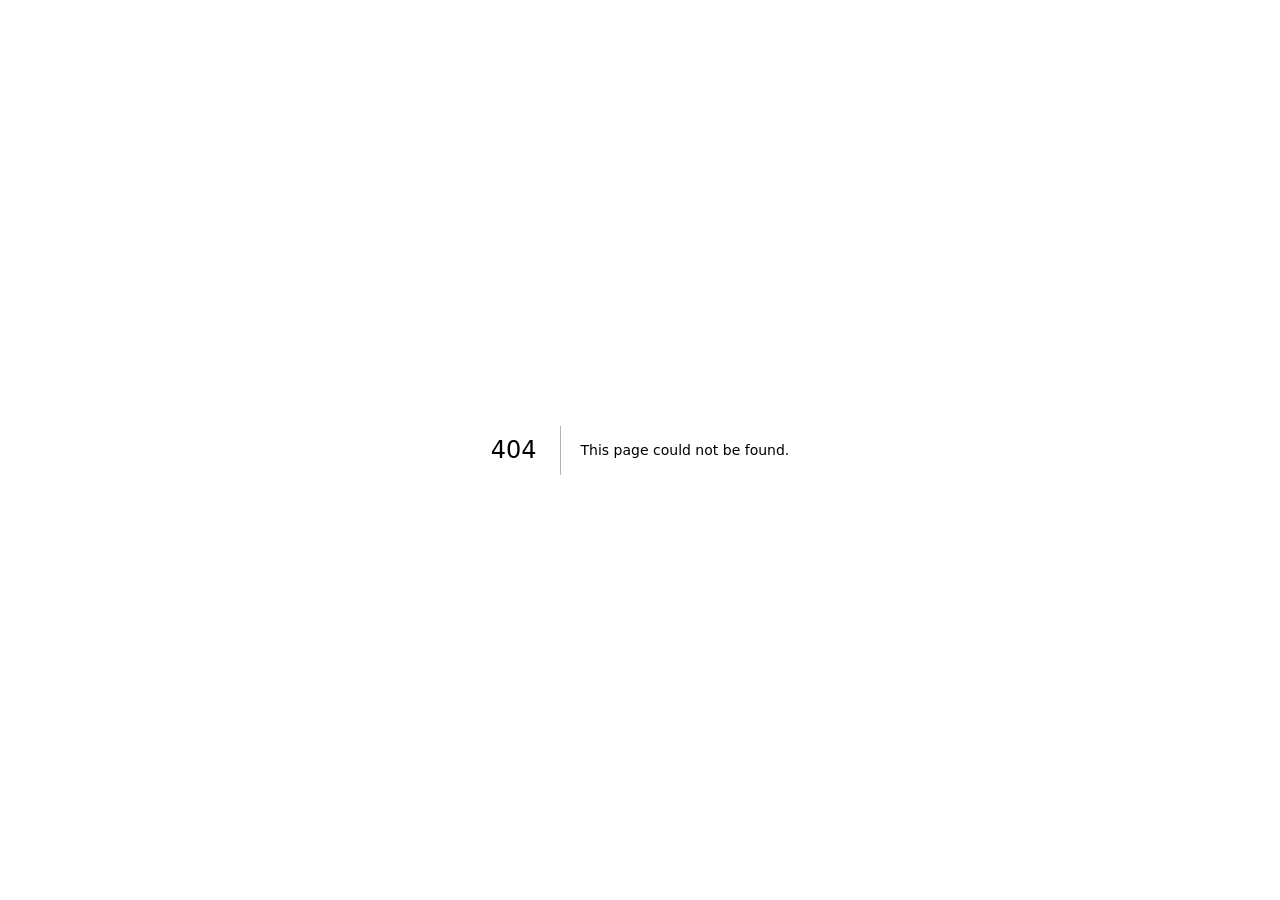
<file: 404/index.html>
<!DOCTYPE html><html lang="zh-CN"><head><meta charSet="utf-8"/><meta name="viewport" content="width=device-width, initial-scale=1"/><link rel="stylesheet" href="/_next/static/css/c2c6e0f9f4a8dd4d.css" data-precedence="next"/><link rel="preload" as="script" fetchPriority="low" href="/_next/static/chunks/webpack-1796d5ecd61cbd74.js"/><script src="/_next/static/chunks/fd9d1056-62aaf4b921c84028.js" async=""></script><script src="/_next/static/chunks/23-83259811f348ae3a.js" async=""></script><script src="/_next/static/chunks/main-app-ece2a705e42efa06.js" async=""></script><meta name="robots" content="noindex"/><title>404: This page could not be found.</title><title>控播助手 - 抖音直播间自动抓单打印神器</title><meta name="description" content="抖音直播间扣数字自动抓取并打印订单，告别漏单错单，场均节省2小时人工。支持60×40模板编辑、选择打印机、测试打印。"/><meta name="author" content="控播助手"/><meta name="keywords" content="控播助手,抖音直播,自动抓单,打印,直播带货,场控工具"/><meta name="baidu-site-verification" content="codeva-xxxxxxxx"/><meta property="og:title" content="控播助手 - 抖音直播间自动抓单打印神器"/><meta property="og:description" content="抖音直播间扣数字自动抓取并打印订单，告别漏单错单"/><meta property="og:locale" content="zh_CN"/><meta property="og:type" content="website"/><meta name="twitter:card" content="summary"/><meta name="twitter:title" content="控播助手 - 抖音直播间自动抓单打印神器"/><meta name="twitter:description" content="抖音直播间扣数字自动抓取并打印订单，告别漏单错单"/><script src="/_next/static/chunks/polyfills-78c92fac7aa8fdd8.js" noModule=""></script></head><body class="antialiased"><div style="font-family:system-ui,&quot;Segoe UI&quot;,Roboto,Helvetica,Arial,sans-serif,&quot;Apple Color Emoji&quot;,&quot;Segoe UI Emoji&quot;;height:100vh;text-align:center;display:flex;flex-direction:column;align-items:center;justify-content:center"><div><style>body{color:#000;background:#fff;margin:0}.next-error-h1{border-right:1px solid rgba(0,0,0,.3)}@media (prefers-color-scheme:dark){body{color:#fff;background:#000}.next-error-h1{border-right:1px solid rgba(255,255,255,.3)}}</style><h1 class="next-error-h1" style="display:inline-block;margin:0 20px 0 0;padding:0 23px 0 0;font-size:24px;font-weight:500;vertical-align:top;line-height:49px">404</h1><div style="display:inline-block"><h2 style="font-size:14px;font-weight:400;line-height:49px;margin:0">This page could not be found.</h2></div></div></div><script src="/_next/static/chunks/webpack-1796d5ecd61cbd74.js" async=""></script><script>(self.__next_f=self.__next_f||[]).push([0]);self.__next_f.push([2,null])</script><script>self.__next_f.push([1,"1:HL[\"/_next/static/css/c2c6e0f9f4a8dd4d.css\",\"style\"]\n"])</script><script>self.__next_f.push([1,"2:I[5751,[],\"\"]\n4:I[9275,[],\"\"]\n5:I[1343,[],\"\"]\nb:I[6130,[],\"\"]\n6:{\"fontFamily\":\"system-ui,\\\"Segoe UI\\\",Roboto,Helvetica,Arial,sans-serif,\\\"Apple Color Emoji\\\",\\\"Segoe UI Emoji\\\"\",\"height\":\"100vh\",\"textAlign\":\"center\",\"display\":\"flex\",\"flexDirection\":\"column\",\"alignItems\":\"center\",\"justifyContent\":\"center\"}\n7:{\"display\":\"inline-block\",\"margin\":\"0 20px 0 0\",\"padding\":\"0 23px 0 0\",\"fontSize\":24,\"fontWeight\":500,\"verticalAlign\":\"top\",\"lineHeight\":\"49px\"}\n8:{\"display\":\"inline-block\"}\n9:{\"fontSize\":14,\"fontWeight\":400,\"lineHeight\":\"49px\",\"margin\":0}\nc:[]\n"])</script><script>self.__next_f.push([1,"0:[[[\"$\",\"link\",\"0\",{\"rel\":\"stylesheet\",\"href\":\"/_next/static/css/c2c6e0f9f4a8dd4d.css\",\"precedence\":\"next\",\"crossOrigin\":\"$undefined\"}]],[\"$\",\"$L2\",null,{\"buildId\":\"DjKlBd2tSEoVniIGKb-X4\",\"assetPrefix\":\"\",\"initialCanonicalUrl\":\"/_not-found/\",\"initialTree\":[\"\",{\"children\":[\"/_not-found\",{\"children\":[\"__PAGE__\",{}]}]},\"$undefined\",\"$undefined\",true],\"initialSeedData\":[\"\",{\"children\":[\"/_not-found\",{\"children\":[\"__PAGE__\",{},[[\"$L3\",[[\"$\",\"title\",null,{\"children\":\"404: This page could not be found.\"}],[\"$\",\"div\",null,{\"style\":{\"fontFamily\":\"system-ui,\\\"Segoe UI\\\",Roboto,Helvetica,Arial,sans-serif,\\\"Apple Color Emoji\\\",\\\"Segoe UI Emoji\\\"\",\"height\":\"100vh\",\"textAlign\":\"center\",\"display\":\"flex\",\"flexDirection\":\"column\",\"alignItems\":\"center\",\"justifyContent\":\"center\"},\"children\":[\"$\",\"div\",null,{\"children\":[[\"$\",\"style\",null,{\"dangerouslySetInnerHTML\":{\"__html\":\"body{color:#000;background:#fff;margin:0}.next-error-h1{border-right:1px solid rgba(0,0,0,.3)}@media (prefers-color-scheme:dark){body{color:#fff;background:#000}.next-error-h1{border-right:1px solid rgba(255,255,255,.3)}}\"}}],[\"$\",\"h1\",null,{\"className\":\"next-error-h1\",\"style\":{\"display\":\"inline-block\",\"margin\":\"0 20px 0 0\",\"padding\":\"0 23px 0 0\",\"fontSize\":24,\"fontWeight\":500,\"verticalAlign\":\"top\",\"lineHeight\":\"49px\"},\"children\":\"404\"}],[\"$\",\"div\",null,{\"style\":{\"display\":\"inline-block\"},\"children\":[\"$\",\"h2\",null,{\"style\":{\"fontSize\":14,\"fontWeight\":400,\"lineHeight\":\"49px\",\"margin\":0},\"children\":\"This page could not be found.\"}]}]]}]}]]],null],null]},[\"$\",\"$L4\",null,{\"parallelRouterKey\":\"children\",\"segmentPath\":[\"children\",\"/_not-found\",\"children\"],\"error\":\"$undefined\",\"errorStyles\":\"$undefined\",\"errorScripts\":\"$undefined\",\"template\":[\"$\",\"$L5\",null,{}],\"templateStyles\":\"$undefined\",\"templateScripts\":\"$undefined\",\"notFound\":\"$undefined\",\"notFoundStyles\":\"$undefined\",\"styles\":null}],null]},[[\"$\",\"html\",null,{\"lang\":\"zh-CN\",\"children\":[\"$\",\"body\",null,{\"className\":\"antialiased\",\"children\":[\"$\",\"$L4\",null,{\"parallelRouterKey\":\"children\",\"segmentPath\":[\"children\"],\"error\":\"$undefined\",\"errorStyles\":\"$undefined\",\"errorScripts\":\"$undefined\",\"template\":[\"$\",\"$L5\",null,{}],\"templateStyles\":\"$undefined\",\"templateScripts\":\"$undefined\",\"notFound\":[[\"$\",\"title\",null,{\"children\":\"404: This page could not be found.\"}],[\"$\",\"div\",null,{\"style\":\"$6\",\"children\":[\"$\",\"div\",null,{\"children\":[[\"$\",\"style\",null,{\"dangerouslySetInnerHTML\":{\"__html\":\"body{color:#000;background:#fff;margin:0}.next-error-h1{border-right:1px solid rgba(0,0,0,.3)}@media (prefers-color-scheme:dark){body{color:#fff;background:#000}.next-error-h1{border-right:1px solid rgba(255,255,255,.3)}}\"}}],[\"$\",\"h1\",null,{\"className\":\"next-error-h1\",\"style\":\"$7\",\"children\":\"404\"}],[\"$\",\"div\",null,{\"style\":\"$8\",\"children\":[\"$\",\"h2\",null,{\"style\":\"$9\",\"children\":\"This page could not be found.\"}]}]]}]}]],\"notFoundStyles\":[],\"styles\":null}]}]}],null],null],\"couldBeIntercepted\":false,\"initialHead\":[[\"$\",\"meta\",null,{\"name\":\"robots\",\"content\":\"noindex\"}],\"$La\"],\"globalErrorComponent\":\"$b\",\"missingSlots\":\"$Wc\"}]]\n"])</script><script>self.__next_f.push([1,"a:[[\"$\",\"meta\",\"0\",{\"name\":\"viewport\",\"content\":\"width=device-width, initial-scale=1\"}],[\"$\",\"meta\",\"1\",{\"charSet\":\"utf-8\"}],[\"$\",\"title\",\"2\",{\"children\":\"控播助手 - 抖音直播间自动抓单打印神器\"}],[\"$\",\"meta\",\"3\",{\"name\":\"description\",\"content\":\"抖音直播间扣数字自动抓取并打印订单，告别漏单错单，场均节省2小时人工。支持60×40模板编辑、选择打印机、测试打印。\"}],[\"$\",\"meta\",\"4\",{\"name\":\"author\",\"content\":\"控播助手\"}],[\"$\",\"meta\",\"5\",{\"name\":\"keywords\",\"content\":\"控播助手,抖音直播,自动抓单,打印,直播带货,场控工具\"}],[\"$\",\"meta\",\"6\",{\"name\":\"baidu-site-verification\",\"content\":\"codeva-xxxxxxxx\"}],[\"$\",\"meta\",\"7\",{\"property\":\"og:title\",\"content\":\"控播助手 - 抖音直播间自动抓单打印神器\"}],[\"$\",\"meta\",\"8\",{\"property\":\"og:description\",\"content\":\"抖音直播间扣数字自动抓取并打印订单，告别漏单错单\"}],[\"$\",\"meta\",\"9\",{\"property\":\"og:locale\",\"content\":\"zh_CN\"}],[\"$\",\"meta\",\"10\",{\"property\":\"og:type\",\"content\":\"website\"}],[\"$\",\"meta\",\"11\",{\"name\":\"twitter:card\",\"content\":\"summary\"}],[\"$\",\"meta\",\"12\",{\"name\":\"twitter:title\",\"content\":\"控播助手 - 抖音直播间自动抓单打印神器\"}],[\"$\",\"meta\",\"13\",{\"name\":\"twitter:description\",\"content\":\"抖音直播间扣数字自动抓取并打印订单，告别漏单错单\"}]]\n3:null\n"])</script></body></html>
</file>
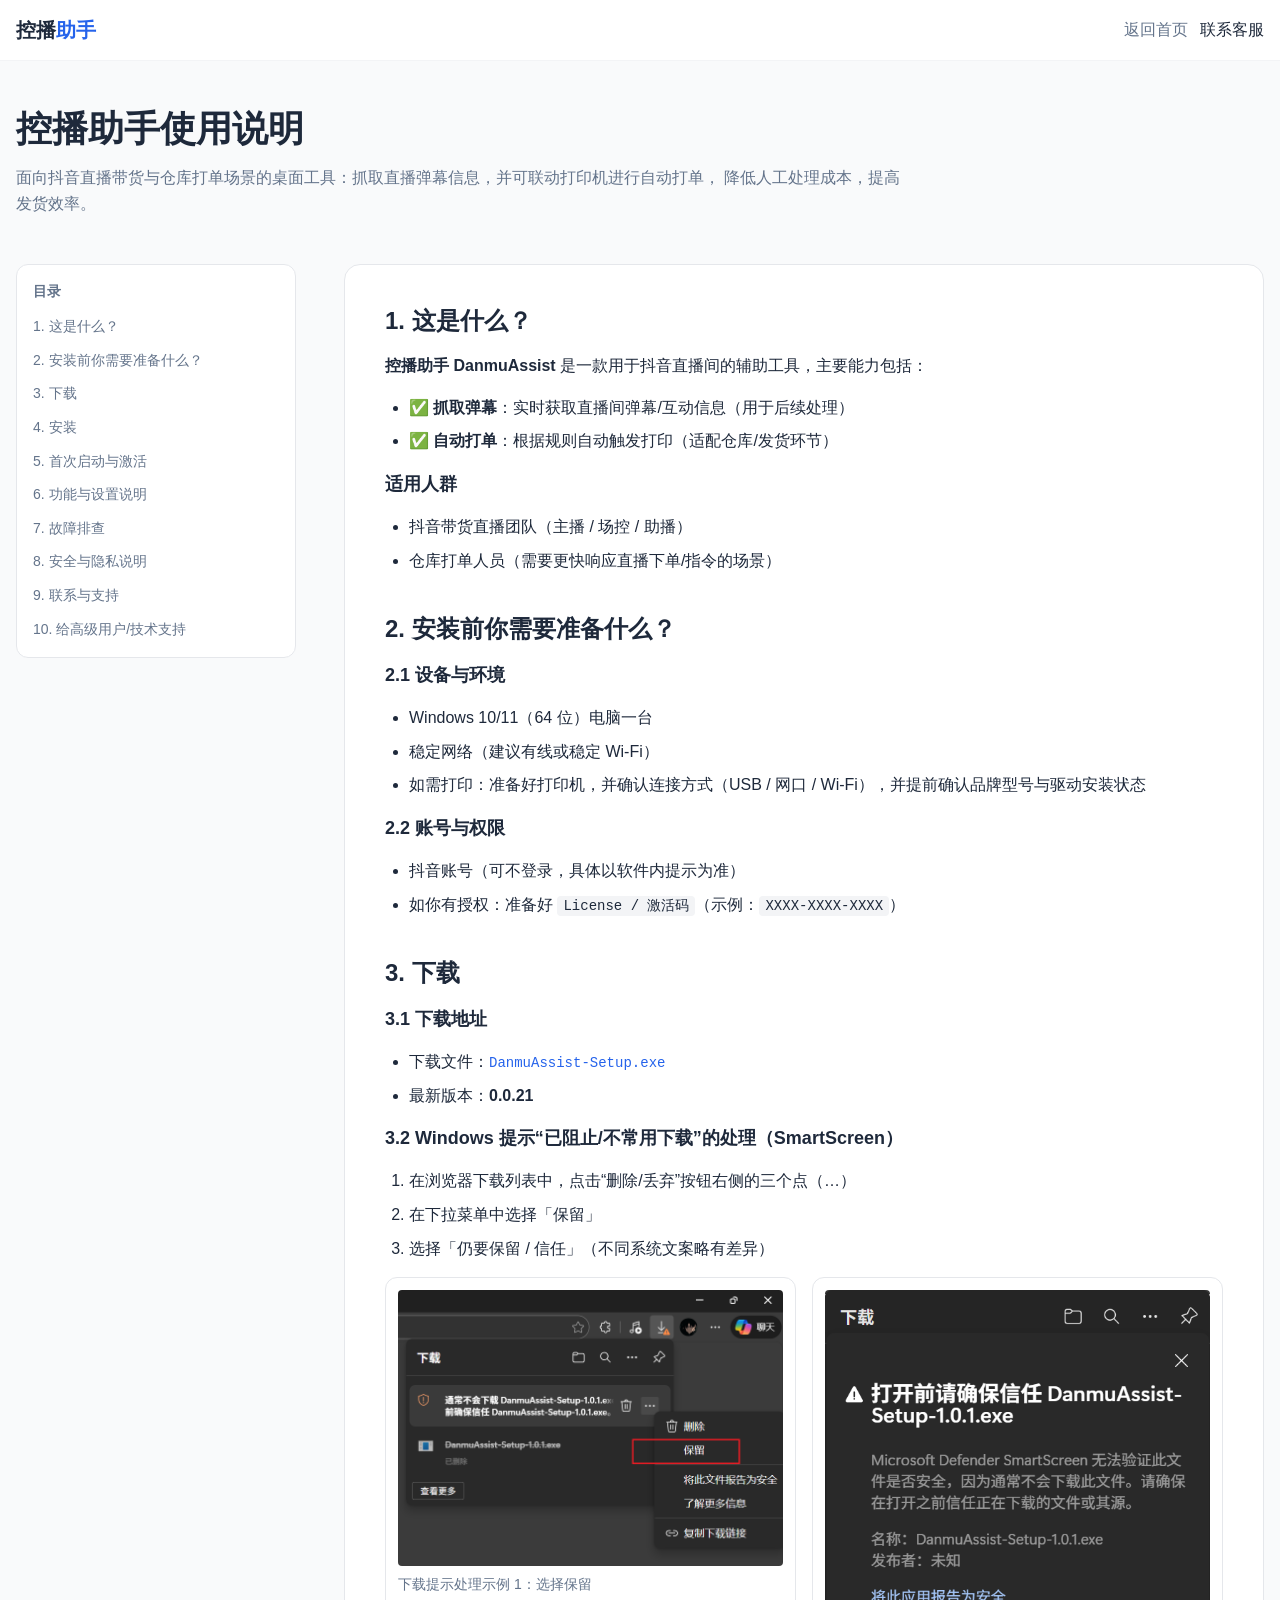
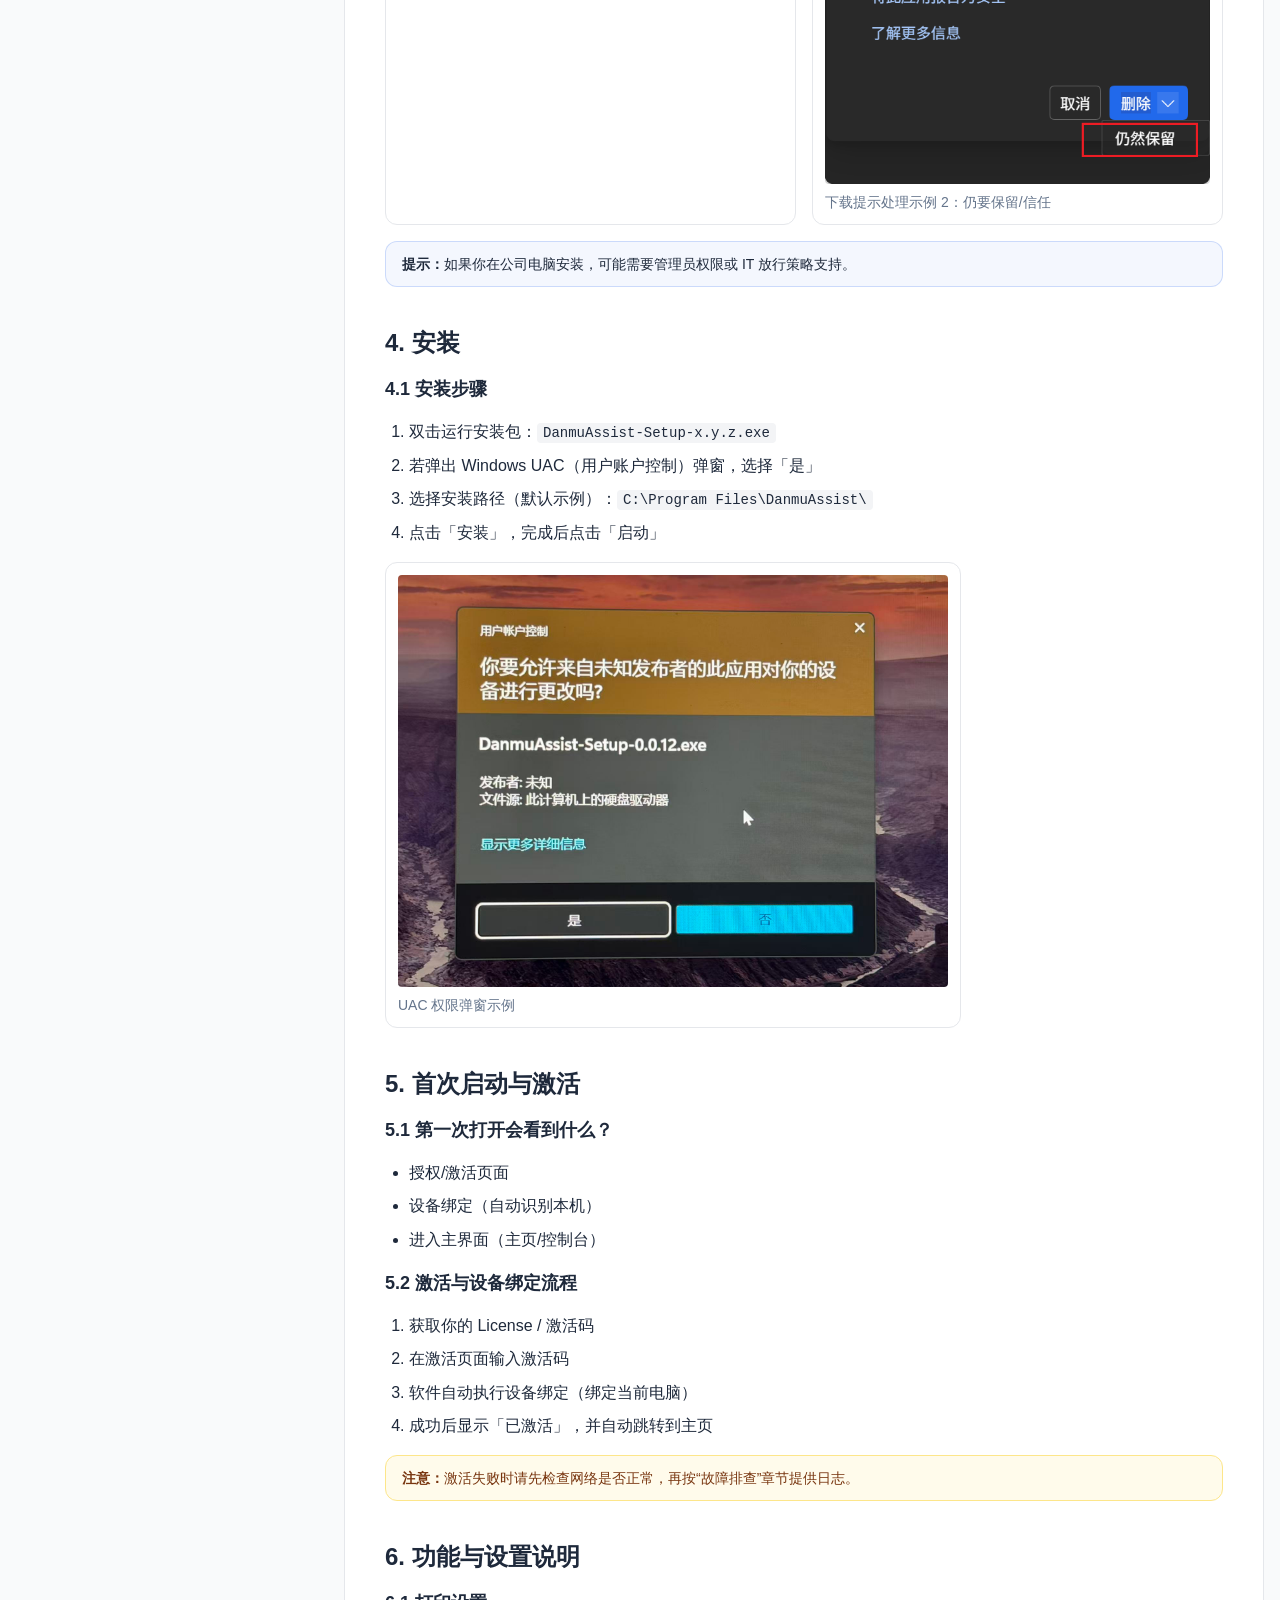
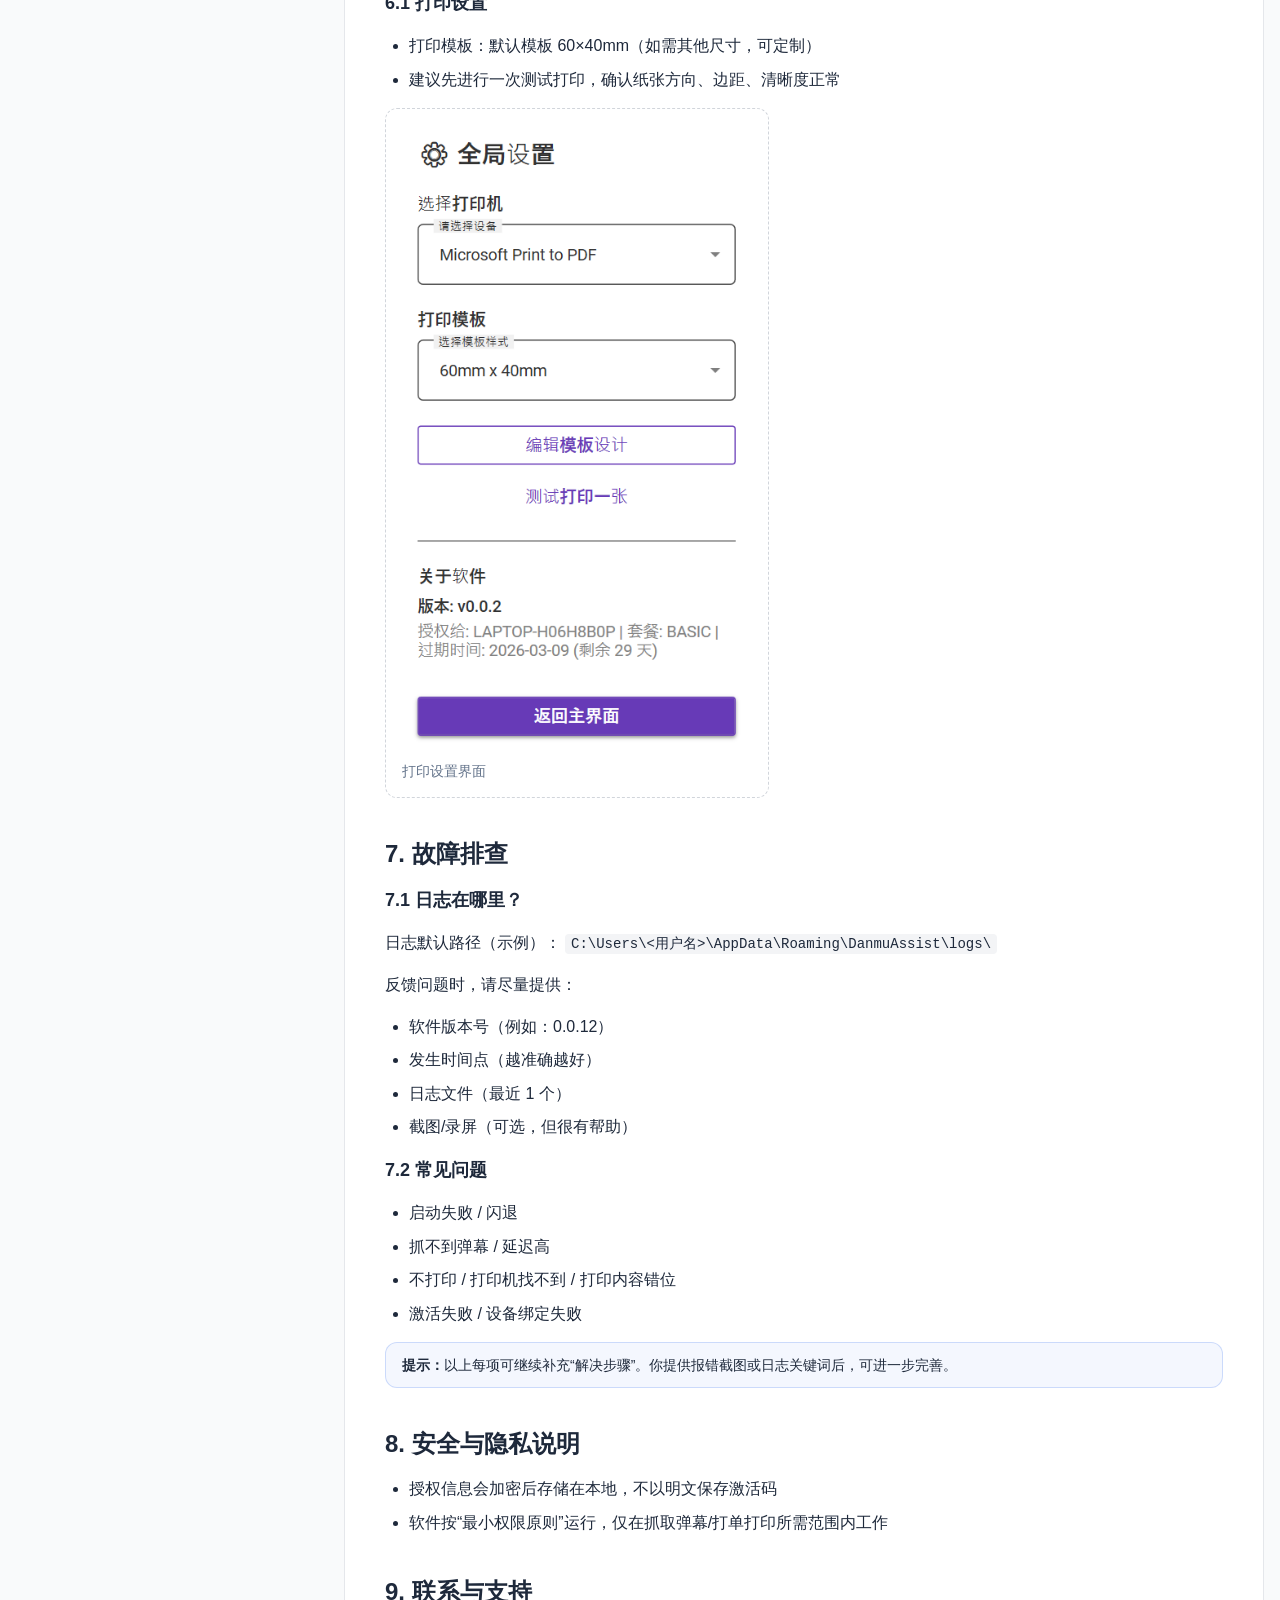
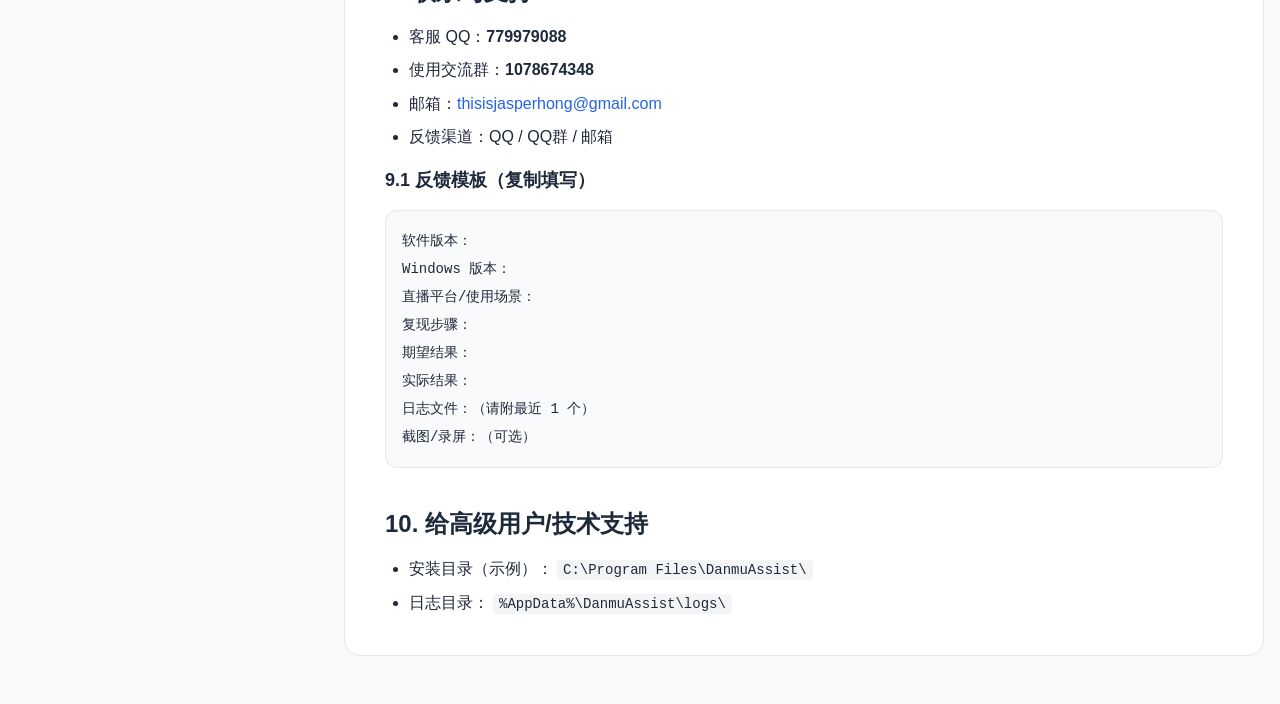
<file: docs/index.html>
<!DOCTYPE html><html lang="zh-CN"><head><meta charSet="utf-8"/><meta name="viewport" content="width=device-width, initial-scale=1"/><link rel="preload" as="image" href="/images/install/guide1.png"/><link rel="preload" as="image" href="/images/install/guide2.png"/><link rel="preload" as="image" href="/images/uac.jpg"/><link rel="preload" as="image" href="/images/settings/global-setting.png"/><link rel="stylesheet" href="/_next/static/css/c2c6e0f9f4a8dd4d.css" data-precedence="next"/><link rel="preload" as="script" fetchPriority="low" href="/_next/static/chunks/webpack-1796d5ecd61cbd74.js"/><script src="/_next/static/chunks/fd9d1056-62aaf4b921c84028.js" async=""></script><script src="/_next/static/chunks/23-83259811f348ae3a.js" async=""></script><script src="/_next/static/chunks/main-app-ece2a705e42efa06.js" async=""></script><script src="/_next/static/chunks/231-87925b9c7247c60f.js" async=""></script><script src="/_next/static/chunks/app/docs/page-2e89c86183dd4c5b.js" async=""></script><title>控播助手 - 抖音直播间自动抓单打印神器</title><meta name="description" content="抖音直播间扣数字自动抓取并打印订单，告别漏单错单，场均节省2小时人工。支持60×40模板编辑、选择打印机、测试打印。"/><meta name="author" content="控播助手"/><meta name="keywords" content="控播助手,抖音直播,自动抓单,打印,直播带货,场控工具"/><meta name="baidu-site-verification" content="codeva-xxxxxxxx"/><meta property="og:title" content="控播助手 - 抖音直播间自动抓单打印神器"/><meta property="og:description" content="抖音直播间扣数字自动抓取并打印订单，告别漏单错单"/><meta property="og:locale" content="zh_CN"/><meta property="og:type" content="website"/><meta name="twitter:card" content="summary"/><meta name="twitter:title" content="控播助手 - 抖音直播间自动抓单打印神器"/><meta name="twitter:description" content="抖音直播间扣数字自动抓取并打印订单，告别漏单错单"/><script src="/_next/static/chunks/polyfills-78c92fac7aa8fdd8.js" noModule=""></script></head><body class="antialiased"><div class="min-h-screen bg-gray-50 text-text"><header class="sticky top-0 z-40 bg-white/95 backdrop-blur-sm border-b border-gray-100"><div class="max-w-7xl mx-auto px-4 py-4 flex justify-between items-center"><a class="text-xl font-bold text-text" href="/">控播<span class="text-primary">助手</span></a><nav class="flex items-center gap-3"><a class="text-text-light hover:text-primary transition-colors" href="/">返回首页</a><a class="btn-primary" href="/#contact">联系客服</a></nav></div></header><main class="max-w-7xl mx-auto px-4 py-10 lg:py-12"><section class="mb-10 lg:mb-12"><h1 class="text-3xl lg:text-4xl font-bold mb-4">控播助手使用说明</h1><p class="text-text-light max-w-4xl">面向抖音直播带货与仓库打单场景的桌面工具：抓取直播弹幕信息，并可联动打印机进行自动打单， 降低人工处理成本，提高发货效率。</p></section><div class="grid grid-cols-1 lg:grid-cols-[280px_minmax(0,1fr)] gap-8 lg:gap-12 items-start"><nav aria-label="文档目录" class="lg:sticky lg:top-24 self-start bg-white border border-gray-200 rounded-xl p-4"><h2 class="text-sm font-semibold text-text-light uppercase tracking-wide mb-3">目录</h2><ul class="space-y-2"><li><a href="#overview" class="text-sm text-text-light hover:text-primary transition-colors">1. 这是什么？</a></li><li><a href="#preparation" class="text-sm text-text-light hover:text-primary transition-colors">2. 安装前你需要准备什么？</a></li><li><a href="#download" class="text-sm text-text-light hover:text-primary transition-colors">3. 下载</a></li><li><a href="#install" class="text-sm text-text-light hover:text-primary transition-colors">4. 安装</a></li><li><a href="#activation" class="text-sm text-text-light hover:text-primary transition-colors">5. 首次启动与激活</a></li><li><a href="#features-settings" class="text-sm text-text-light hover:text-primary transition-colors">6. 功能与设置说明</a></li><li><a href="#troubleshooting" class="text-sm text-text-light hover:text-primary transition-colors">7. 故障排查</a></li><li><a href="#security" class="text-sm text-text-light hover:text-primary transition-colors">8. 安全与隐私说明</a></li><li><a href="#support" class="text-sm text-text-light hover:text-primary transition-colors">9. 联系与支持</a></li><li><a href="#advanced" class="text-sm text-text-light hover:text-primary transition-colors">10. 给高级用户/技术支持</a></li></ul></nav><article class="bg-white border border-gray-200 rounded-2xl p-5 sm:p-8 lg:p-10 text-left space-y-10"><section id="overview" class="space-y-4"><h2 class="text-2xl font-bold">1. 这是什么？</h2><p><strong>控播助手 DanmuAssist</strong> 是一款用于抖音直播间的辅助工具，主要能力包括：</p><ul class="list-disc pl-6 space-y-2"><li>✅ <strong>抓取弹幕</strong>：实时获取直播间弹幕/互动信息（用于后续处理）</li><li>✅ <strong>自动打单</strong>：根据规则自动触发打印（适配仓库/发货环节）</li></ul><h3 class="text-lg font-semibold">适用人群</h3><ul class="list-disc pl-6 space-y-2"><li>抖音带货直播团队（主播 / 场控 / 助播）</li><li>仓库打单人员（需要更快响应直播下单/指令的场景）</li></ul></section><section id="preparation" class="space-y-4"><h2 class="text-2xl font-bold">2. 安装前你需要准备什么？</h2><h3 class="text-lg font-semibold">2.1 设备与环境</h3><ul class="list-disc pl-6 space-y-2"><li>Windows 10/11（64 位）电脑一台</li><li>稳定网络（建议有线或稳定 Wi-Fi）</li><li>如需打印：准备好打印机，并确认连接方式（USB / 网口 / Wi-Fi），并提前确认品牌型号与驱动安装状态</li></ul><h3 class="text-lg font-semibold">2.2 账号与权限</h3><ul class="list-disc pl-6 space-y-2"><li>抖音账号（可不登录，具体以软件内提示为准）</li><li>如你有授权：准备好 <code class="font-mono text-sm bg-gray-100 px-1.5 py-0.5 rounded">License / 激活码</code>（示例：<code class="font-mono text-sm bg-gray-100 px-1.5 py-0.5 rounded">XXXX-XXXX-XXXX</code>）</li></ul></section><section id="download" class="space-y-4"><h2 class="text-2xl font-bold">3. 下载</h2><h3 class="text-lg font-semibold">3.1 下载地址</h3><ul class="list-disc pl-6 space-y-2"><li>下载文件：<a href="https://gitee.com/hongjiapeng/danmu-assist-client/releases/download/v0.0.21/DanmuAssist-Setup-0.0.21.exe" target="_blank" rel="noreferrer" class="text-primary hover:underline font-mono text-sm">DanmuAssist-Setup.exe</a></li><li>最新版本：<strong>0.0.21</strong></li></ul><h3 class="text-lg font-semibold">3.2 Windows 提示“已阻止/不常用下载”的处理（SmartScreen）</h3><ol class="list-decimal pl-6 space-y-2"><li>在浏览器下载列表中，点击“删除/丢弃”按钮右侧的三个点（…）</li><li>在下拉菜单中选择「保留」</li><li>选择「仍要保留 / 信任」（不同系统文案略有差异）</li></ol><div class="grid grid-cols-1 md:grid-cols-2 gap-4"><figure class="border border-gray-200 rounded-xl p-3"><img src="/images/install/guide1.png" alt="Windows 下载拦截提示中选择保留的示意图" class="w-full h-auto rounded"/><figcaption class="text-sm text-text-light mt-2">下载提示处理示例 1：选择保留</figcaption></figure><figure class="border border-gray-200 rounded-xl p-3"><img src="/images/install/guide2.png" alt="Windows 下载拦截提示中选择仍要保留或信任的示意图" class="w-full h-auto rounded"/><figcaption class="text-sm text-text-light mt-2">下载提示处理示例 2：仍要保留/信任</figcaption></figure></div><div class="rounded-xl border border-primary/20 bg-primary/5 px-4 py-3"><p class="text-sm"><strong>提示：</strong>如果你在公司电脑安装，可能需要管理员权限或 IT 放行策略支持。</p></div></section><section id="install" class="space-y-4"><h2 class="text-2xl font-bold">4. 安装</h2><h3 class="text-lg font-semibold">4.1 安装步骤</h3><ol class="list-decimal pl-6 space-y-2"><li>双击运行安装包：<code class="font-mono text-sm bg-gray-100 px-1.5 py-0.5 rounded">DanmuAssist-Setup-x.y.z.exe</code></li><li>若弹出 Windows UAC（用户账户控制）弹窗，选择「是」</li><li>选择安装路径（默认示例）：<code class="font-mono text-sm bg-gray-100 px-1.5 py-0.5 rounded">C:\Program Files\DanmuAssist\</code></li><li>点击「安装」，完成后点击「启动」</li></ol><figure class="border border-gray-200 rounded-xl p-3 max-w-xl"><img src="/images/uac.jpg" alt="Windows UAC 权限确认弹窗示意图" class="w-full h-auto rounded"/><figcaption class="text-sm text-text-light mt-2">UAC 权限弹窗示例</figcaption></figure></section><section id="activation" class="space-y-4"><h2 class="text-2xl font-bold">5. 首次启动与激活</h2><h3 class="text-lg font-semibold">5.1 第一次打开会看到什么？</h3><ul class="list-disc pl-6 space-y-2"><li>授权/激活页面</li><li>设备绑定（自动识别本机）</li><li>进入主界面（主页/控制台）</li></ul><h3 class="text-lg font-semibold">5.2 激活与设备绑定流程</h3><ol class="list-decimal pl-6 space-y-2"><li>获取你的 License / 激活码</li><li>在激活页面输入激活码</li><li>软件自动执行设备绑定（绑定当前电脑）</li><li>成功后显示「已激活」，并自动跳转到主页</li></ol><div class="rounded-xl border border-amber-200 bg-amber-50 px-4 py-3"><p class="text-sm text-amber-900"><strong>注意：</strong>激活失败时请先检查网络是否正常，再按“故障排查”章节提供日志。</p></div></section><section id="features-settings" class="space-y-4"><h2 class="text-2xl font-bold">6. 功能与设置说明</h2><h3 class="text-lg font-semibold">6.1 打印设置</h3><ul class="list-disc pl-6 space-y-2"><li>打印模板：默认模板 60×40mm（如需其他尺寸，可定制）</li><li>建议先进行一次测试打印，确认纸张方向、边距、清晰度正常</li></ul><figure class="border border-dashed border-gray-300 rounded-xl p-4 max-w-sm"><img src="/images/settings/global-setting.png" alt="控播助手打印设置界面占位图" class="w-full h-auto rounded"/><figcaption class="text-sm text-text-light mt-2">打印设置界面</figcaption></figure></section><section id="troubleshooting" class="space-y-4"><h2 class="text-2xl font-bold">7. 故障排查</h2><h3 class="text-lg font-semibold">7.1 日志在哪里？</h3><p>日志默认路径（示例）：<code class="font-mono text-sm bg-gray-100 px-1.5 py-0.5 rounded ml-1">C:\Users\&lt;用户名&gt;\AppData\Roaming\DanmuAssist\logs\</code></p><p>反馈问题时，请尽量提供：</p><ul class="list-disc pl-6 space-y-2"><li>软件版本号（例如：0.0.12）</li><li>发生时间点（越准确越好）</li><li>日志文件（最近 1 个）</li><li>截图/录屏（可选，但很有帮助）</li></ul><h3 class="text-lg font-semibold">7.2 常见问题</h3><ul class="list-disc pl-6 space-y-2"><li>启动失败 / 闪退</li><li>抓不到弹幕 / 延迟高</li><li>不打印 / 打印机找不到 / 打印内容错位</li><li>激活失败 / 设备绑定失败</li></ul><div class="rounded-xl border border-primary/20 bg-primary/5 px-4 py-3"><p class="text-sm"><strong>提示：</strong>以上每项可继续补充“解决步骤”。你提供报错截图或日志关键词后，可进一步完善。</p></div></section><section id="security" class="space-y-4"><h2 class="text-2xl font-bold">8. 安全与隐私说明</h2><ul class="list-disc pl-6 space-y-2"><li>授权信息会加密后存储在本地，不以明文保存激活码</li><li>软件按“最小权限原则”运行，仅在抓取弹幕/打单打印所需范围内工作</li></ul></section><section id="support" class="space-y-4"><h2 class="text-2xl font-bold">9. 联系与支持</h2><ul class="list-disc pl-6 space-y-2"><li>客服 QQ：<strong>779979088</strong></li><li>使用交流群：<strong>1078674348</strong></li><li>邮箱：<a href="mailto:thisisjasperhong@gmail.com" class="text-primary hover:underline">thisisjasperhong@gmail.com</a></li><li>反馈渠道：QQ / QQ群 / 邮箱</li></ul><h3 class="text-lg font-semibold">9.1 反馈模板（复制填写）</h3><div class="rounded-xl border border-gray-200 bg-gray-50 p-4"><pre class="text-sm leading-7 whitespace-pre-wrap font-mono text-text">软件版本：
Windows 版本：
直播平台/使用场景：
复现步骤：
期望结果：
实际结果：
日志文件：（请附最近 1 个）
截图/录屏：（可选）</pre></div></section><section id="advanced" class="space-y-4"><h2 class="text-2xl font-bold">10. 给高级用户/技术支持</h2><ul class="list-disc pl-6 space-y-2"><li>安装目录（示例）：<code class="font-mono text-sm bg-gray-100 px-1.5 py-0.5 rounded ml-1">C:\Program Files\DanmuAssist\</code></li><li>日志目录：<code class="font-mono text-sm bg-gray-100 px-1.5 py-0.5 rounded ml-1">%AppData%\DanmuAssist\logs\</code></li></ul></section></article></div></main></div><script src="/_next/static/chunks/webpack-1796d5ecd61cbd74.js" async=""></script><script>(self.__next_f=self.__next_f||[]).push([0]);self.__next_f.push([2,null])</script><script>self.__next_f.push([1,"1:HL[\"/_next/static/css/c2c6e0f9f4a8dd4d.css\",\"style\"]\n"])</script><script>self.__next_f.push([1,"2:I[5751,[],\"\"]\n4:I[231,[\"231\",\"static/chunks/231-87925b9c7247c60f.js\",\"726\",\"static/chunks/app/docs/page-2e89c86183dd4c5b.js\"],\"\"]\n5:I[9275,[],\"\"]\n6:I[1343,[],\"\"]\n8:I[6130,[],\"\"]\n9:[]\n"])</script><script>self.__next_f.push([1,"0:[[[\"$\",\"link\",\"0\",{\"rel\":\"stylesheet\",\"href\":\"/_next/static/css/c2c6e0f9f4a8dd4d.css\",\"precedence\":\"next\",\"crossOrigin\":\"$undefined\"}]],[\"$\",\"$L2\",null,{\"buildId\":\"DjKlBd2tSEoVniIGKb-X4\",\"assetPrefix\":\"\",\"initialCanonicalUrl\":\"/docs/\",\"initialTree\":[\"\",{\"children\":[\"docs\",{\"children\":[\"__PAGE__\",{}]}]},\"$undefined\",\"$undefined\",true],\"initialSeedData\":[\"\",{\"children\":[\"docs\",{\"children\":[\"__PAGE__\",{},[[\"$L3\",[\"$\",\"div\",null,{\"className\":\"min-h-screen bg-gray-50 text-text\",\"children\":[[\"$\",\"header\",null,{\"className\":\"sticky top-0 z-40 bg-white/95 backdrop-blur-sm border-b border-gray-100\",\"children\":[\"$\",\"div\",null,{\"className\":\"max-w-7xl mx-auto px-4 py-4 flex justify-between items-center\",\"children\":[[\"$\",\"$L4\",null,{\"href\":\"/\",\"className\":\"text-xl font-bold text-text\",\"children\":[\"控播\",[\"$\",\"span\",null,{\"className\":\"text-primary\",\"children\":\"助手\"}]]}],[\"$\",\"nav\",null,{\"className\":\"flex items-center gap-3\",\"children\":[[\"$\",\"$L4\",null,{\"href\":\"/\",\"className\":\"text-text-light hover:text-primary transition-colors\",\"children\":\"返回首页\"}],[\"$\",\"$L4\",null,{\"href\":\"/#contact\",\"className\":\"btn-primary\",\"children\":\"联系客服\"}]]}]]}]}],[\"$\",\"main\",null,{\"className\":\"max-w-7xl mx-auto px-4 py-10 lg:py-12\",\"children\":[[\"$\",\"section\",null,{\"className\":\"mb-10 lg:mb-12\",\"children\":[[\"$\",\"h1\",null,{\"className\":\"text-3xl lg:text-4xl font-bold mb-4\",\"children\":\"控播助手使用说明\"}],[\"$\",\"p\",null,{\"className\":\"text-text-light max-w-4xl\",\"children\":\"面向抖音直播带货与仓库打单场景的桌面工具：抓取直播弹幕信息，并可联动打印机进行自动打单， 降低人工处理成本，提高发货效率。\"}]]}],[\"$\",\"div\",null,{\"className\":\"grid grid-cols-1 lg:grid-cols-[280px_minmax(0,1fr)] gap-8 lg:gap-12 items-start\",\"children\":[[\"$\",\"nav\",null,{\"aria-label\":\"文档目录\",\"className\":\"lg:sticky lg:top-24 self-start bg-white border border-gray-200 rounded-xl p-4\",\"children\":[[\"$\",\"h2\",null,{\"className\":\"text-sm font-semibold text-text-light uppercase tracking-wide mb-3\",\"children\":\"目录\"}],[\"$\",\"ul\",null,{\"className\":\"space-y-2\",\"children\":[[\"$\",\"li\",\"overview\",{\"children\":[\"$\",\"a\",null,{\"href\":\"#overview\",\"className\":\"text-sm text-text-light hover:text-primary transition-colors\",\"children\":\"1. 这是什么？\"}]}],[\"$\",\"li\",\"preparation\",{\"children\":[\"$\",\"a\",null,{\"href\":\"#preparation\",\"className\":\"text-sm text-text-light hover:text-primary transition-colors\",\"children\":\"2. 安装前你需要准备什么？\"}]}],[\"$\",\"li\",\"download\",{\"children\":[\"$\",\"a\",null,{\"href\":\"#download\",\"className\":\"text-sm text-text-light hover:text-primary transition-colors\",\"children\":\"3. 下载\"}]}],[\"$\",\"li\",\"install\",{\"children\":[\"$\",\"a\",null,{\"href\":\"#install\",\"className\":\"text-sm text-text-light hover:text-primary transition-colors\",\"children\":\"4. 安装\"}]}],[\"$\",\"li\",\"activation\",{\"children\":[\"$\",\"a\",null,{\"href\":\"#activation\",\"className\":\"text-sm text-text-light hover:text-primary transition-colors\",\"children\":\"5. 首次启动与激活\"}]}],[\"$\",\"li\",\"features-settings\",{\"children\":[\"$\",\"a\",null,{\"href\":\"#features-settings\",\"className\":\"text-sm text-text-light hover:text-primary transition-colors\",\"children\":\"6. 功能与设置说明\"}]}],[\"$\",\"li\",\"troubleshooting\",{\"children\":[\"$\",\"a\",null,{\"href\":\"#troubleshooting\",\"className\":\"text-sm text-text-light hover:text-primary transition-colors\",\"children\":\"7. 故障排查\"}]}],[\"$\",\"li\",\"security\",{\"children\":[\"$\",\"a\",null,{\"href\":\"#security\",\"className\":\"text-sm text-text-light hover:text-primary transition-colors\",\"children\":\"8. 安全与隐私说明\"}]}],[\"$\",\"li\",\"support\",{\"children\":[\"$\",\"a\",null,{\"href\":\"#support\",\"className\":\"text-sm text-text-light hover:text-primary transition-colors\",\"children\":\"9. 联系与支持\"}]}],[\"$\",\"li\",\"advanced\",{\"children\":[\"$\",\"a\",null,{\"href\":\"#advanced\",\"className\":\"text-sm text-text-light hover:text-primary transition-colors\",\"children\":\"10. 给高级用户/技术支持\"}]}]]}]]}],[\"$\",\"article\",null,{\"className\":\"bg-white border border-gray-200 rounded-2xl p-5 sm:p-8 lg:p-10 text-left space-y-10\",\"children\":[[\"$\",\"section\",null,{\"id\":\"overview\",\"className\":\"space-y-4\",\"children\":[[\"$\",\"h2\",null,{\"className\":\"text-2xl font-bold\",\"children\":\"1. 这是什么？\"}],[\"$\",\"p\",null,{\"children\":[[\"$\",\"strong\",null,{\"children\":\"控播助手 DanmuAssist\"}],\" 是一款用于抖音直播间的辅助工具，主要能力包括：\"]}],[\"$\",\"ul\",null,{\"className\":\"list-disc pl-6 space-y-2\",\"children\":[[\"$\",\"li\",null,{\"children\":[\"✅ \",[\"$\",\"strong\",null,{\"children\":\"抓取弹幕\"}],\"：实时获取直播间弹幕/互动信息（用于后续处理）\"]}],[\"$\",\"li\",null,{\"children\":[\"✅ \",[\"$\",\"strong\",null,{\"children\":\"自动打单\"}],\"：根据规则自动触发打印（适配仓库/发货环节）\"]}]]}],[\"$\",\"h3\",null,{\"className\":\"text-lg font-semibold\",\"children\":\"适用人群\"}],[\"$\",\"ul\",null,{\"className\":\"list-disc pl-6 space-y-2\",\"children\":[[\"$\",\"li\",null,{\"children\":\"抖音带货直播团队（主播 / 场控 / 助播）\"}],[\"$\",\"li\",null,{\"children\":\"仓库打单人员（需要更快响应直播下单/指令的场景）\"}]]}]]}],[\"$\",\"section\",null,{\"id\":\"preparation\",\"className\":\"space-y-4\",\"children\":[[\"$\",\"h2\",null,{\"className\":\"text-2xl font-bold\",\"children\":\"2. 安装前你需要准备什么？\"}],[\"$\",\"h3\",null,{\"className\":\"text-lg font-semibold\",\"children\":\"2.1 设备与环境\"}],[\"$\",\"ul\",null,{\"className\":\"list-disc pl-6 space-y-2\",\"children\":[[\"$\",\"li\",null,{\"children\":\"Windows 10/11（64 位）电脑一台\"}],[\"$\",\"li\",null,{\"children\":\"稳定网络（建议有线或稳定 Wi-Fi）\"}],[\"$\",\"li\",null,{\"children\":\"如需打印：准备好打印机，并确认连接方式（USB / 网口 / Wi-Fi），并提前确认品牌型号与驱动安装状态\"}]]}],[\"$\",\"h3\",null,{\"className\":\"text-lg font-semibold\",\"children\":\"2.2 账号与权限\"}],[\"$\",\"ul\",null,{\"className\":\"list-disc pl-6 space-y-2\",\"children\":[[\"$\",\"li\",null,{\"children\":\"抖音账号（可不登录，具体以软件内提示为准）\"}],[\"$\",\"li\",null,{\"children\":[\"如你有授权：准备好 \",[\"$\",\"code\",null,{\"className\":\"font-mono text-sm bg-gray-100 px-1.5 py-0.5 rounded\",\"children\":\"License / 激活码\"}],\"（示例：\",[\"$\",\"code\",null,{\"className\":\"font-mono text-sm bg-gray-100 px-1.5 py-0.5 rounded\",\"children\":\"XXXX-XXXX-XXXX\"}],\"）\"]}]]}]]}],[\"$\",\"section\",null,{\"id\":\"download\",\"className\":\"space-y-4\",\"children\":[[\"$\",\"h2\",null,{\"className\":\"text-2xl font-bold\",\"children\":\"3. 下载\"}],[\"$\",\"h3\",null,{\"className\":\"text-lg font-semibold\",\"children\":\"3.1 下载地址\"}],[\"$\",\"ul\",null,{\"className\":\"list-disc pl-6 space-y-2\",\"children\":[[\"$\",\"li\",null,{\"children\":[\"下载文件：\",[\"$\",\"a\",null,{\"href\":\"https://gitee.com/hongjiapeng/danmu-assist-client/releases/download/v0.0.21/DanmuAssist-Setup-0.0.21.exe\",\"target\":\"_blank\",\"rel\":\"noreferrer\",\"className\":\"text-primary hover:underline font-mono text-sm\",\"children\":\"DanmuAssist-Setup.exe\"}]]}],[\"$\",\"li\",null,{\"children\":[\"最新版本：\",[\"$\",\"strong\",null,{\"children\":\"0.0.21\"}]]}]]}],[\"$\",\"h3\",null,{\"className\":\"text-lg font-semibold\",\"children\":\"3.2 Windows 提示“已阻止/不常用下载”的处理（SmartScreen）\"}],[\"$\",\"ol\",null,{\"className\":\"list-decimal pl-6 space-y-2\",\"children\":[[\"$\",\"li\",null,{\"children\":\"在浏览器下载列表中，点击“删除/丢弃”按钮右侧的三个点（…）\"}],[\"$\",\"li\",null,{\"children\":\"在下拉菜单中选择「保留」\"}],[\"$\",\"li\",null,{\"children\":\"选择「仍要保留 / 信任」（不同系统文案略有差异）\"}]]}],[\"$\",\"div\",null,{\"className\":\"grid grid-cols-1 md:grid-cols-2 gap-4\",\"children\":[[\"$\",\"figure\",null,{\"className\":\"border border-gray-200 rounded-xl p-3\",\"children\":[[\"$\",\"img\",null,{\"src\":\"/images/install/guide1.png\",\"alt\":\"Windows 下载拦截提示中选择保留的示意图\",\"className\":\"w-full h-auto rounded\"}],[\"$\",\"figcaption\",null,{\"className\":\"text-sm text-text-light mt-2\",\"children\":\"下载提示处理示例 1：选择保留\"}]]}],[\"$\",\"figure\",null,{\"className\":\"border border-gray-200 rounded-xl p-3\",\"children\":[[\"$\",\"img\",null,{\"src\":\"/images/install/guide2.png\",\"alt\":\"Windows 下载拦截提示中选择仍要保留或信任的示意图\",\"className\":\"w-full h-auto rounded\"}],[\"$\",\"figcaption\",null,{\"className\":\"text-sm text-text-light mt-2\",\"children\":\"下载提示处理示例 2：仍要保留/信任\"}]]}]]}],[\"$\",\"div\",null,{\"className\":\"rounded-xl border border-primary/20 bg-primary/5 px-4 py-3\",\"children\":[\"$\",\"p\",null,{\"className\":\"text-sm\",\"children\":[[\"$\",\"strong\",null,{\"children\":\"提示：\"}],\"如果你在公司电脑安装，可能需要管理员权限或 IT 放行策略支持。\"]}]}]]}],[\"$\",\"section\",null,{\"id\":\"install\",\"className\":\"space-y-4\",\"children\":[[\"$\",\"h2\",null,{\"className\":\"text-2xl font-bold\",\"children\":\"4. 安装\"}],[\"$\",\"h3\",null,{\"className\":\"text-lg font-semibold\",\"children\":\"4.1 安装步骤\"}],[\"$\",\"ol\",null,{\"className\":\"list-decimal pl-6 space-y-2\",\"children\":[[\"$\",\"li\",null,{\"children\":[\"双击运行安装包：\",[\"$\",\"code\",null,{\"className\":\"font-mono text-sm bg-gray-100 px-1.5 py-0.5 rounded\",\"children\":\"DanmuAssist-Setup-x.y.z.exe\"}]]}],[\"$\",\"li\",null,{\"children\":\"若弹出 Windows UAC（用户账户控制）弹窗，选择「是」\"}],[\"$\",\"li\",null,{\"children\":[\"选择安装路径（默认示例）：\",[\"$\",\"code\",null,{\"className\":\"font-mono text-sm bg-gray-100 px-1.5 py-0.5 rounded\",\"children\":\"C:\\\\Program Files\\\\DanmuAssist\\\\\"}]]}],[\"$\",\"li\",null,{\"children\":\"点击「安装」，完成后点击「启动」\"}]]}],[\"$\",\"figure\",null,{\"className\":\"border border-gray-200 rounded-xl p-3 max-w-xl\",\"children\":[[\"$\",\"img\",null,{\"src\":\"/images/uac.jpg\",\"alt\":\"Windows UAC 权限确认弹窗示意图\",\"className\":\"w-full h-auto rounded\"}],[\"$\",\"figcaption\",null,{\"className\":\"text-sm text-text-light mt-2\",\"children\":\"UAC 权限弹窗示例\"}]]}]]}],[\"$\",\"section\",null,{\"id\":\"activation\",\"className\":\"space-y-4\",\"children\":[[\"$\",\"h2\",null,{\"className\":\"text-2xl font-bold\",\"children\":\"5. 首次启动与激活\"}],[\"$\",\"h3\",null,{\"className\":\"text-lg font-semibold\",\"children\":\"5.1 第一次打开会看到什么？\"}],[\"$\",\"ul\",null,{\"className\":\"list-disc pl-6 space-y-2\",\"children\":[[\"$\",\"li\",null,{\"children\":\"授权/激活页面\"}],[\"$\",\"li\",null,{\"children\":\"设备绑定（自动识别本机）\"}],[\"$\",\"li\",null,{\"children\":\"进入主界面（主页/控制台）\"}]]}],[\"$\",\"h3\",null,{\"className\":\"text-lg font-semibold\",\"children\":\"5.2 激活与设备绑定流程\"}],[\"$\",\"ol\",null,{\"className\":\"list-decimal pl-6 space-y-2\",\"children\":[[\"$\",\"li\",null,{\"children\":\"获取你的 License / 激活码\"}],[\"$\",\"li\",null,{\"children\":\"在激活页面输入激活码\"}],[\"$\",\"li\",null,{\"children\":\"软件自动执行设备绑定（绑定当前电脑）\"}],[\"$\",\"li\",null,{\"children\":\"成功后显示「已激活」，并自动跳转到主页\"}]]}],[\"$\",\"div\",null,{\"className\":\"rounded-xl border border-amber-200 bg-amber-50 px-4 py-3\",\"children\":[\"$\",\"p\",null,{\"className\":\"text-sm text-amber-900\",\"children\":[[\"$\",\"strong\",null,{\"children\":\"注意：\"}],\"激活失败时请先检查网络是否正常，再按“故障排查”章节提供日志。\"]}]}]]}],[\"$\",\"section\",null,{\"id\":\"features-settings\",\"className\":\"space-y-4\",\"children\":[[\"$\",\"h2\",null,{\"className\":\"text-2xl font-bold\",\"children\":\"6. 功能与设置说明\"}],[\"$\",\"h3\",null,{\"className\":\"text-lg font-semibold\",\"children\":\"6.1 打印设置\"}],[\"$\",\"ul\",null,{\"className\":\"list-disc pl-6 space-y-2\",\"children\":[[\"$\",\"li\",null,{\"children\":\"打印模板：默认模板 60×40mm（如需其他尺寸，可定制）\"}],[\"$\",\"li\",null,{\"children\":\"建议先进行一次测试打印，确认纸张方向、边距、清晰度正常\"}]]}],[\"$\",\"figure\",null,{\"className\":\"border border-dashed border-gray-300 rounded-xl p-4 max-w-sm\",\"children\":[[\"$\",\"img\",null,{\"src\":\"/images/settings/global-setting.png\",\"alt\":\"控播助手打印设置界面占位图\",\"className\":\"w-full h-auto rounded\"}],[\"$\",\"figcaption\",null,{\"className\":\"text-sm text-text-light mt-2\",\"children\":\"打印设置界面\"}]]}]]}],[\"$\",\"section\",null,{\"id\":\"troubleshooting\",\"className\":\"space-y-4\",\"children\":[[\"$\",\"h2\",null,{\"className\":\"text-2xl font-bold\",\"children\":\"7. 故障排查\"}],[\"$\",\"h3\",null,{\"className\":\"text-lg font-semibold\",\"children\":\"7.1 日志在哪里？\"}],[\"$\",\"p\",null,{\"children\":[\"日志默认路径（示例）：\",[\"$\",\"code\",null,{\"className\":\"font-mono text-sm bg-gray-100 px-1.5 py-0.5 rounded ml-1\",\"children\":\"C:\\\\Users\\\\\u003c用户名\u003e\\\\AppData\\\\Roaming\\\\DanmuAssist\\\\logs\\\\\"}]]}],[\"$\",\"p\",null,{\"children\":\"反馈问题时，请尽量提供：\"}],[\"$\",\"ul\",null,{\"className\":\"list-disc pl-6 space-y-2\",\"children\":[[\"$\",\"li\",null,{\"children\":\"软件版本号（例如：0.0.12）\"}],[\"$\",\"li\",null,{\"children\":\"发生时间点（越准确越好）\"}],[\"$\",\"li\",null,{\"children\":\"日志文件（最近 1 个）\"}],[\"$\",\"li\",null,{\"children\":\"截图/录屏（可选，但很有帮助）\"}]]}],[\"$\",\"h3\",null,{\"className\":\"text-lg font-semibold\",\"children\":\"7.2 常见问题\"}],[\"$\",\"ul\",null,{\"className\":\"list-disc pl-6 space-y-2\",\"children\":[[\"$\",\"li\",null,{\"children\":\"启动失败 / 闪退\"}],[\"$\",\"li\",null,{\"children\":\"抓不到弹幕 / 延迟高\"}],[\"$\",\"li\",null,{\"children\":\"不打印 / 打印机找不到 / 打印内容错位\"}],[\"$\",\"li\",null,{\"children\":\"激活失败 / 设备绑定失败\"}]]}],[\"$\",\"div\",null,{\"className\":\"rounded-xl border border-primary/20 bg-primary/5 px-4 py-3\",\"children\":[\"$\",\"p\",null,{\"className\":\"text-sm\",\"children\":[[\"$\",\"strong\",null,{\"children\":\"提示：\"}],\"以上每项可继续补充“解决步骤”。你提供报错截图或日志关键词后，可进一步完善。\"]}]}]]}],[\"$\",\"section\",null,{\"id\":\"security\",\"className\":\"space-y-4\",\"children\":[[\"$\",\"h2\",null,{\"className\":\"text-2xl font-bold\",\"children\":\"8. 安全与隐私说明\"}],[\"$\",\"ul\",null,{\"className\":\"list-disc pl-6 space-y-2\",\"children\":[[\"$\",\"li\",null,{\"children\":\"授权信息会加密后存储在本地，不以明文保存激活码\"}],[\"$\",\"li\",null,{\"children\":\"软件按“最小权限原则”运行，仅在抓取弹幕/打单打印所需范围内工作\"}]]}]]}],[\"$\",\"section\",null,{\"id\":\"support\",\"className\":\"space-y-4\",\"children\":[[\"$\",\"h2\",null,{\"className\":\"text-2xl font-bold\",\"children\":\"9. 联系与支持\"}],[\"$\",\"ul\",null,{\"className\":\"list-disc pl-6 space-y-2\",\"children\":[[\"$\",\"li\",null,{\"children\":[\"客服 QQ：\",[\"$\",\"strong\",null,{\"children\":\"779979088\"}]]}],[\"$\",\"li\",null,{\"children\":[\"使用交流群：\",[\"$\",\"strong\",null,{\"children\":\"1078674348\"}]]}],[\"$\",\"li\",null,{\"children\":[\"邮箱：\",[\"$\",\"a\",null,{\"href\":\"mailto:thisisjasperhong@gmail.com\",\"className\":\"text-primary hover:underline\",\"children\":\"thisisjasperhong@gmail.com\"}]]}],[\"$\",\"li\",null,{\"children\":\"反馈渠道：QQ / QQ群 / 邮箱\"}]]}],[\"$\",\"h3\",null,{\"className\":\"text-lg font-semibold\",\"children\":\"9.1 反馈模板（复制填写）\"}],[\"$\",\"div\",null,{\"className\":\"rounded-xl border border-gray-200 bg-gray-50 p-4\",\"children\":[\"$\",\"pre\",null,{\"className\":\"text-sm leading-7 whitespace-pre-wrap font-mono text-text\",\"children\":\"软件版本：\\nWindows 版本：\\n直播平台/使用场景：\\n复现步骤：\\n期望结果：\\n实际结果：\\n日志文件：（请附最近 1 个）\\n截图/录屏：（可选）\"}]}]]}],[\"$\",\"section\",null,{\"id\":\"advanced\",\"className\":\"space-y-4\",\"children\":[[\"$\",\"h2\",null,{\"className\":\"text-2xl font-bold\",\"children\":\"10. 给高级用户/技术支持\"}],[\"$\",\"ul\",null,{\"className\":\"list-disc pl-6 space-y-2\",\"children\":[[\"$\",\"li\",null,{\"children\":[\"安装目录（示例）：\",[\"$\",\"code\",null,{\"className\":\"font-mono text-sm bg-gray-100 px-1.5 py-0.5 rounded ml-1\",\"children\":\"C:\\\\Program Files\\\\DanmuAssist\\\\\"}]]}],[\"$\",\"li\",null,{\"children\":[\"日志目录：\",[\"$\",\"code\",null,{\"className\":\"font-mono text-sm bg-gray-100 px-1.5 py-0.5 rounded ml-1\",\"children\":\"%AppData%\\\\DanmuAssist\\\\logs\\\\\"}]]}]]}]]}]]}]]}]]}]]}]],null],null]},[\"$\",\"$L5\",null,{\"parallelRouterKey\":\"children\",\"segmentPath\":[\"children\",\"docs\",\"children\"],\"error\":\"$undefined\",\"errorStyles\":\"$undefined\",\"errorScripts\":\"$undefined\",\"template\":[\"$\",\"$L6\",null,{}],\"templateStyles\":\"$undefined\",\"templateScripts\":\"$undefined\",\"notFound\":\"$undefined\",\"notFoundStyles\":\"$undefined\",\"styles\":null}],null]},[[\"$\",\"html\",null,{\"lang\":\"zh-CN\",\"children\":[\"$\",\"body\",null,{\"className\":\"antialiased\",\"children\":[\"$\",\"$L5\",null,{\"parallelRouterKey\":\"children\",\"segmentPath\":[\"children\"],\"error\":\"$undefined\",\"errorStyles\":\"$undefined\",\"errorScripts\":\"$undefined\",\"template\":[\"$\",\"$L6\",null,{}],\"templateStyles\":\"$undefined\",\"templateScripts\":\"$undefined\",\"notFound\":[[\"$\",\"title\",null,{\"children\":\"404: This page could not be found.\"}],[\"$\",\"div\",null,{\"style\":{\"fontFamily\":\"system-ui,\\\"Segoe UI\\\",Roboto,Helvetica,Arial,sans-serif,\\\"Apple Color Emoji\\\",\\\"Segoe UI Emoji\\\"\",\"height\":\"100vh\",\"textAlign\":\"center\",\"display\":\"flex\",\"flexDirection\":\"column\",\"alignItems\":\"center\",\"justifyContent\":\"center\"},\"children\":[\"$\",\"div\",null,{\"children\":[[\"$\",\"style\",null,{\"dangerouslySetInnerHTML\":{\"__html\":\"body{color:#000;background:#fff;margin:0}.next-error-h1{border-right:1px solid rgba(0,0,0,.3)}@media (prefers-color-scheme:dark){body{color:#fff;background:#000}.next-error-h1{border-right:1px solid rgba(255,255,255,.3)}}\"}}],[\"$\",\"h1\",null,{\"className\":\"next-error-h1\",\"style\":{\"display\":\"inline-block\",\"margin\":\"0 20px 0 0\",\"padding\":\"0 23px 0 0\",\"fontSize\":24,\"fontWeight\":500,\"verticalAlign\":\"top\",\"lineHeight\":\"49px\"},\"children\":\"404\"}],[\"$\",\"div\",null,{\"style\":{\"display\":\"inline-block\"},\"children\":[\"$\",\"h2\",null,{\"style\":{\"fontSize\":14,\"fontWeight\":400,\"lineHeight\":\"49px\",\"margin\":0},\"children\":\"This page could not be found.\"}]}]]}]}]],\"notFoundStyles\":[],\"styles\":null}]}]}],null],null],\"couldBeIntercepted\":false,\"initialHead\":[null,\"$L7\"],\"globalErrorComponent\":\"$8\",\"missingSlots\":\"$W9\"}]]\n"])</script><script>self.__next_f.push([1,"7:[[\"$\",\"meta\",\"0\",{\"name\":\"viewport\",\"content\":\"width=device-width, initial-scale=1\"}],[\"$\",\"meta\",\"1\",{\"charSet\":\"utf-8\"}],[\"$\",\"title\",\"2\",{\"children\":\"控播助手 - 抖音直播间自动抓单打印神器\"}],[\"$\",\"meta\",\"3\",{\"name\":\"description\",\"content\":\"抖音直播间扣数字自动抓取并打印订单，告别漏单错单，场均节省2小时人工。支持60×40模板编辑、选择打印机、测试打印。\"}],[\"$\",\"meta\",\"4\",{\"name\":\"author\",\"content\":\"控播助手\"}],[\"$\",\"meta\",\"5\",{\"name\":\"keywords\",\"content\":\"控播助手,抖音直播,自动抓单,打印,直播带货,场控工具\"}],[\"$\",\"meta\",\"6\",{\"name\":\"baidu-site-verification\",\"content\":\"codeva-xxxxxxxx\"}],[\"$\",\"meta\",\"7\",{\"property\":\"og:title\",\"content\":\"控播助手 - 抖音直播间自动抓单打印神器\"}],[\"$\",\"meta\",\"8\",{\"property\":\"og:description\",\"content\":\"抖音直播间扣数字自动抓取并打印订单，告别漏单错单\"}],[\"$\",\"meta\",\"9\",{\"property\":\"og:locale\",\"content\":\"zh_CN\"}],[\"$\",\"meta\",\"10\",{\"property\":\"og:type\",\"content\":\"website\"}],[\"$\",\"meta\",\"11\",{\"name\":\"twitter:card\",\"content\":\"summary\"}],[\"$\",\"meta\",\"12\",{\"name\":\"twitter:title\",\"content\":\"控播助手 - 抖音直播间自动抓单打印神器\"}],[\"$\",\"meta\",\"13\",{\"name\":\"twitter:description\",\"content\":\"抖音直播间扣数字自动抓取并打印订单，告别漏单错单\"}]]\n3:null\n"])</script></body></html>
</file>
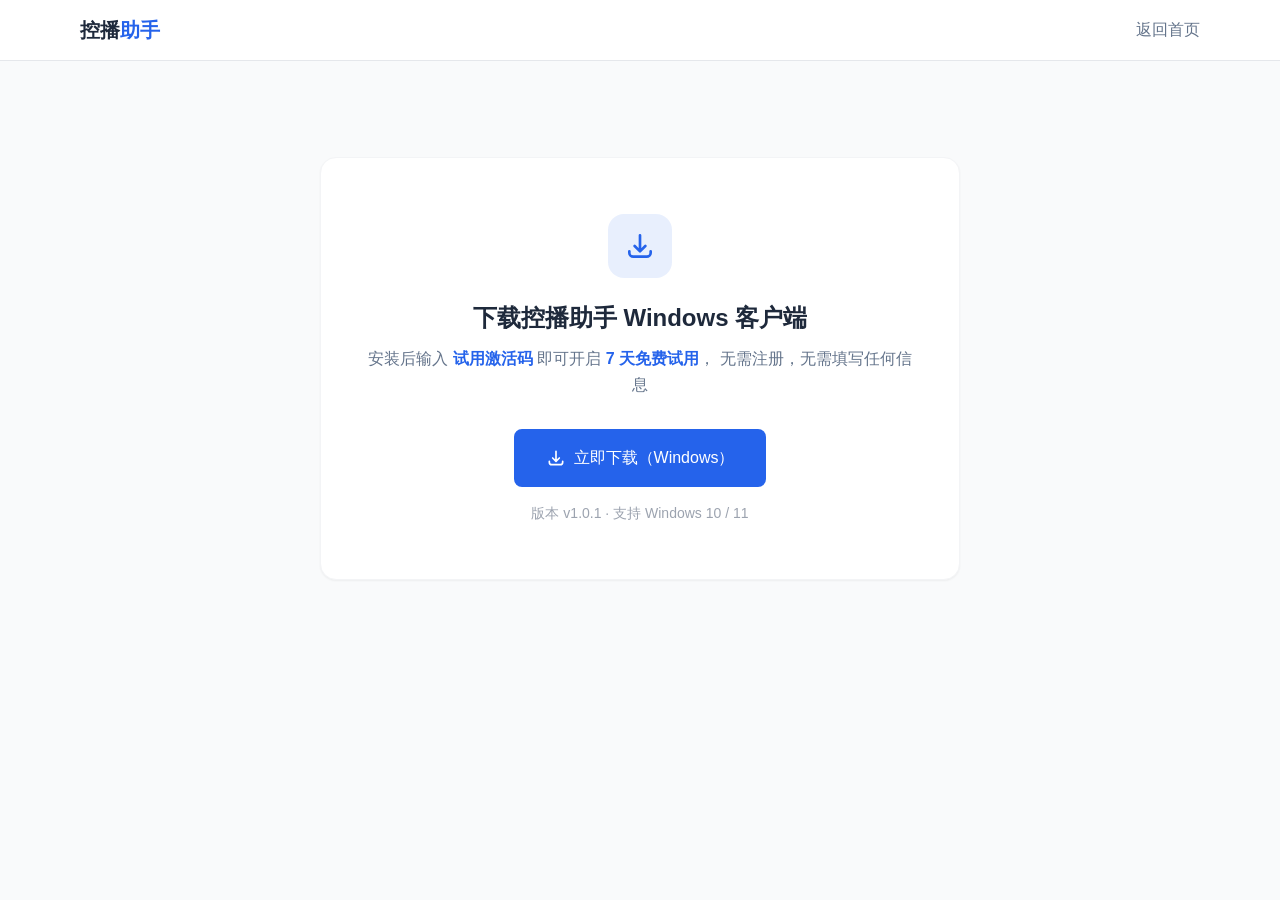
<file: download/index.html>
<!DOCTYPE html><html lang="zh-CN"><head><meta charSet="utf-8"/><meta name="viewport" content="width=device-width, initial-scale=1"/><link rel="stylesheet" href="/_next/static/css/c2c6e0f9f4a8dd4d.css" data-precedence="next"/><link rel="preload" as="script" fetchPriority="low" href="/_next/static/chunks/webpack-1796d5ecd61cbd74.js"/><script src="/_next/static/chunks/fd9d1056-62aaf4b921c84028.js" async=""></script><script src="/_next/static/chunks/23-83259811f348ae3a.js" async=""></script><script src="/_next/static/chunks/main-app-ece2a705e42efa06.js" async=""></script><script src="/_next/static/chunks/231-87925b9c7247c60f.js" async=""></script><script src="/_next/static/chunks/app/download/page-5d56757d2f291894.js" async=""></script><title>控播助手 - 抖音直播间自动抓单打印神器</title><meta name="description" content="抖音直播间扣数字自动抓取并打印订单，告别漏单错单，场均节省2小时人工。支持60×40模板编辑、选择打印机、测试打印。"/><meta name="author" content="控播助手"/><meta name="keywords" content="控播助手,抖音直播,自动抓单,打印,直播带货,场控工具"/><meta name="baidu-site-verification" content="codeva-xxxxxxxx"/><meta property="og:title" content="控播助手 - 抖音直播间自动抓单打印神器"/><meta property="og:description" content="抖音直播间扣数字自动抓取并打印订单，告别漏单错单"/><meta property="og:locale" content="zh_CN"/><meta property="og:type" content="website"/><meta name="twitter:card" content="summary"/><meta name="twitter:title" content="控播助手 - 抖音直播间自动抓单打印神器"/><meta name="twitter:description" content="抖音直播间扣数字自动抓取并打印订单，告别漏单错单"/><script src="/_next/static/chunks/polyfills-78c92fac7aa8fdd8.js" noModule=""></script></head><body class="antialiased"><div class="min-h-screen bg-gray-50"><header class="bg-white border-b"><div class="max-w-6xl mx-auto px-4 py-4 flex justify-between items-center"><a class="text-xl font-bold" href="/">控播<span class="text-primary">助手</span></a><a class="text-text-light hover:text-primary" href="/">返回首页</a></div></header><main class="max-w-2xl mx-auto px-4 py-24 text-center"><div class="bg-white rounded-2xl shadow-sm border border-gray-100 px-10 py-14"><div class="w-16 h-16 bg-primary/10 rounded-2xl flex items-center justify-center mx-auto mb-6"><svg class="w-8 h-8 text-primary" fill="none" stroke="currentColor" viewBox="0 0 24 24"><path stroke-linecap="round" stroke-linejoin="round" stroke-width="2" d="M4 16v1a3 3 0 003 3h10a3 3 0 003-3v-1m-4-4l-4 4m0 0l-4-4m4 4V4"></path></svg></div><h1 class="text-2xl font-bold text-text mb-3">下载控播助手 Windows 客户端</h1><p class="text-text-light mb-8">安装后输入 <span class="text-primary font-semibold">试用激活码</span> 即可开启<span class="text-primary font-semibold"> 7 天免费试用</span>， 无需注册，无需填写任何信息</p><a href="https://gitee.com/hongjiapeng/danmu-assist-client/releases/download/v0.0.10/DanmuAssist-Setup-1.0.1.exe" class="inline-flex items-center justify-center gap-2 px-8 py-4 bg-primary text-white font-medium rounded-lg btn-hover"><svg class="w-5 h-5" fill="none" stroke="currentColor" viewBox="0 0 24 24"><path stroke-linecap="round" stroke-linejoin="round" stroke-width="2" d="M4 16v1a3 3 0 003 3h10a3 3 0 003-3v-1m-4-4l-4 4m0 0l-4-4m4 4V4"></path></svg>立即下载（Windows）</a><p class="mt-4 text-sm text-gray-400">获取版本信息中…<!-- --> · 支持 Windows 10 / 11</p></div></main></div><script src="/_next/static/chunks/webpack-1796d5ecd61cbd74.js" async=""></script><script>(self.__next_f=self.__next_f||[]).push([0]);self.__next_f.push([2,null])</script><script>self.__next_f.push([1,"1:HL[\"/_next/static/css/c2c6e0f9f4a8dd4d.css\",\"style\"]\n"])</script><script>self.__next_f.push([1,"2:I[5751,[],\"\"]\n4:I[6513,[],\"ClientPageRoot\"]\n5:I[8702,[\"231\",\"static/chunks/231-87925b9c7247c60f.js\",\"40\",\"static/chunks/app/download/page-5d56757d2f291894.js\"],\"default\"]\n6:I[9275,[],\"\"]\n7:I[1343,[],\"\"]\n9:I[6130,[],\"\"]\na:[]\n"])</script><script>self.__next_f.push([1,"0:[[[\"$\",\"link\",\"0\",{\"rel\":\"stylesheet\",\"href\":\"/_next/static/css/c2c6e0f9f4a8dd4d.css\",\"precedence\":\"next\",\"crossOrigin\":\"$undefined\"}]],[\"$\",\"$L2\",null,{\"buildId\":\"DjKlBd2tSEoVniIGKb-X4\",\"assetPrefix\":\"\",\"initialCanonicalUrl\":\"/download/\",\"initialTree\":[\"\",{\"children\":[\"download\",{\"children\":[\"__PAGE__\",{}]}]},\"$undefined\",\"$undefined\",true],\"initialSeedData\":[\"\",{\"children\":[\"download\",{\"children\":[\"__PAGE__\",{},[[\"$L3\",[\"$\",\"$L4\",null,{\"props\":{\"params\":{},\"searchParams\":{}},\"Component\":\"$5\"}]],null],null]},[\"$\",\"$L6\",null,{\"parallelRouterKey\":\"children\",\"segmentPath\":[\"children\",\"download\",\"children\"],\"error\":\"$undefined\",\"errorStyles\":\"$undefined\",\"errorScripts\":\"$undefined\",\"template\":[\"$\",\"$L7\",null,{}],\"templateStyles\":\"$undefined\",\"templateScripts\":\"$undefined\",\"notFound\":\"$undefined\",\"notFoundStyles\":\"$undefined\",\"styles\":null}],null]},[[\"$\",\"html\",null,{\"lang\":\"zh-CN\",\"children\":[\"$\",\"body\",null,{\"className\":\"antialiased\",\"children\":[\"$\",\"$L6\",null,{\"parallelRouterKey\":\"children\",\"segmentPath\":[\"children\"],\"error\":\"$undefined\",\"errorStyles\":\"$undefined\",\"errorScripts\":\"$undefined\",\"template\":[\"$\",\"$L7\",null,{}],\"templateStyles\":\"$undefined\",\"templateScripts\":\"$undefined\",\"notFound\":[[\"$\",\"title\",null,{\"children\":\"404: This page could not be found.\"}],[\"$\",\"div\",null,{\"style\":{\"fontFamily\":\"system-ui,\\\"Segoe UI\\\",Roboto,Helvetica,Arial,sans-serif,\\\"Apple Color Emoji\\\",\\\"Segoe UI Emoji\\\"\",\"height\":\"100vh\",\"textAlign\":\"center\",\"display\":\"flex\",\"flexDirection\":\"column\",\"alignItems\":\"center\",\"justifyContent\":\"center\"},\"children\":[\"$\",\"div\",null,{\"children\":[[\"$\",\"style\",null,{\"dangerouslySetInnerHTML\":{\"__html\":\"body{color:#000;background:#fff;margin:0}.next-error-h1{border-right:1px solid rgba(0,0,0,.3)}@media (prefers-color-scheme:dark){body{color:#fff;background:#000}.next-error-h1{border-right:1px solid rgba(255,255,255,.3)}}\"}}],[\"$\",\"h1\",null,{\"className\":\"next-error-h1\",\"style\":{\"display\":\"inline-block\",\"margin\":\"0 20px 0 0\",\"padding\":\"0 23px 0 0\",\"fontSize\":24,\"fontWeight\":500,\"verticalAlign\":\"top\",\"lineHeight\":\"49px\"},\"children\":\"404\"}],[\"$\",\"div\",null,{\"style\":{\"display\":\"inline-block\"},\"children\":[\"$\",\"h2\",null,{\"style\":{\"fontSize\":14,\"fontWeight\":400,\"lineHeight\":\"49px\",\"margin\":0},\"children\":\"This page could not be found.\"}]}]]}]}]],\"notFoundStyles\":[],\"styles\":null}]}]}],null],null],\"couldBeIntercepted\":false,\"initialHead\":[null,\"$L8\"],\"globalErrorComponent\":\"$9\",\"missingSlots\":\"$Wa\"}]]\n"])</script><script>self.__next_f.push([1,"8:[[\"$\",\"meta\",\"0\",{\"name\":\"viewport\",\"content\":\"width=device-width, initial-scale=1\"}],[\"$\",\"meta\",\"1\",{\"charSet\":\"utf-8\"}],[\"$\",\"title\",\"2\",{\"children\":\"控播助手 - 抖音直播间自动抓单打印神器\"}],[\"$\",\"meta\",\"3\",{\"name\":\"description\",\"content\":\"抖音直播间扣数字自动抓取并打印订单，告别漏单错单，场均节省2小时人工。支持60×40模板编辑、选择打印机、测试打印。\"}],[\"$\",\"meta\",\"4\",{\"name\":\"author\",\"content\":\"控播助手\"}],[\"$\",\"meta\",\"5\",{\"name\":\"keywords\",\"content\":\"控播助手,抖音直播,自动抓单,打印,直播带货,场控工具\"}],[\"$\",\"meta\",\"6\",{\"name\":\"baidu-site-verification\",\"content\":\"codeva-xxxxxxxx\"}],[\"$\",\"meta\",\"7\",{\"property\":\"og:title\",\"content\":\"控播助手 - 抖音直播间自动抓单打印神器\"}],[\"$\",\"meta\",\"8\",{\"property\":\"og:description\",\"content\":\"抖音直播间扣数字自动抓取并打印订单，告别漏单错单\"}],[\"$\",\"meta\",\"9\",{\"property\":\"og:locale\",\"content\":\"zh_CN\"}],[\"$\",\"meta\",\"10\",{\"property\":\"og:type\",\"content\":\"website\"}],[\"$\",\"meta\",\"11\",{\"name\":\"twitter:card\",\"content\":\"summary\"}],[\"$\",\"meta\",\"12\",{\"name\":\"twitter:title\",\"content\":\"控播助手 - 抖音直播间自动抓单打印神器\"}],[\"$\",\"meta\",\"13\",{\"name\":\"twitter:description\",\"content\":\"抖音直播间扣数字自动抓取并打印订单，告别漏单错单\"}]]\n3:null\n"])</script></body></html>
</file>
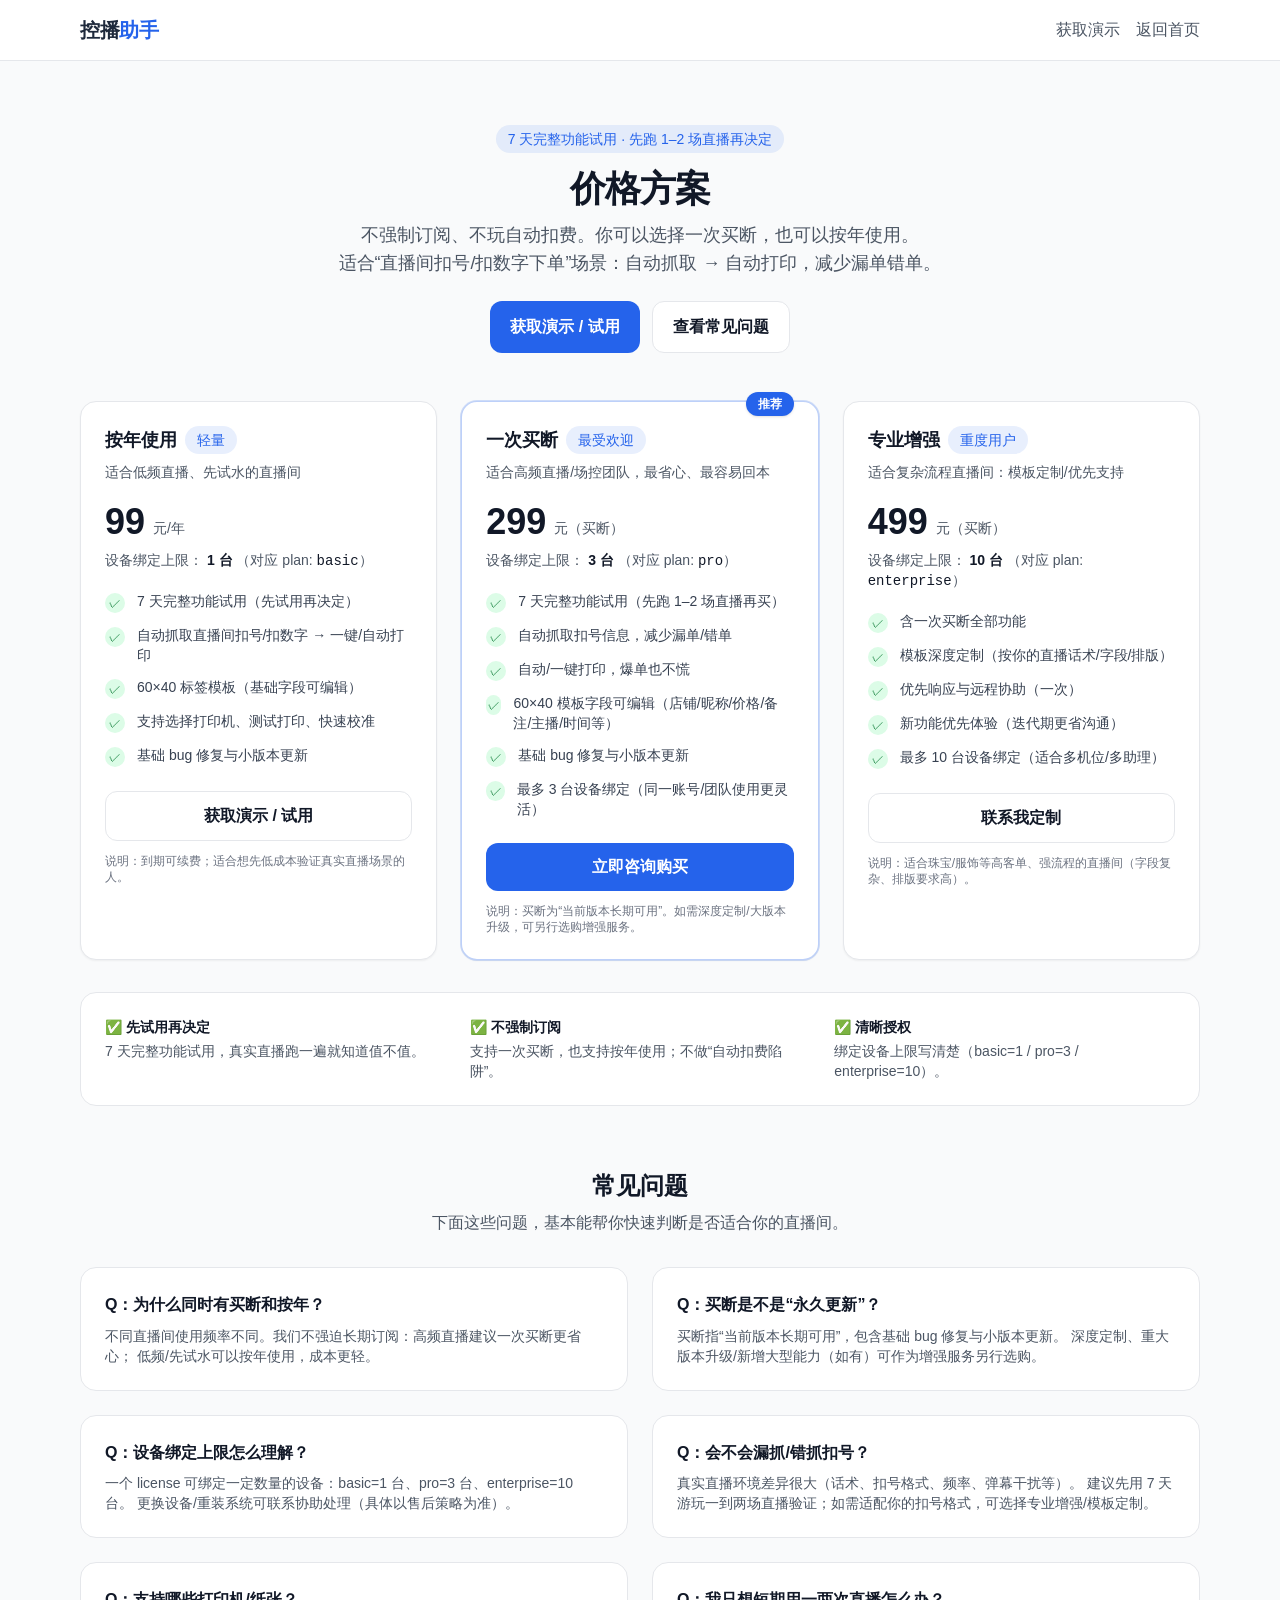
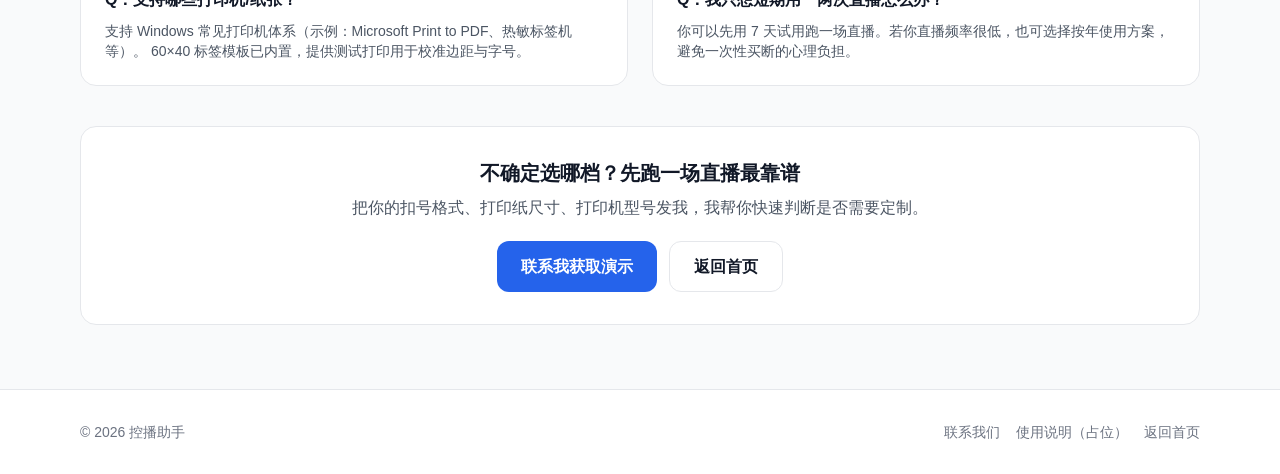
<file: pricing/index.html>
<!DOCTYPE html><html lang="zh-CN"><head><meta charSet="utf-8"/><meta name="viewport" content="width=device-width, initial-scale=1"/><link rel="stylesheet" href="/_next/static/css/c2c6e0f9f4a8dd4d.css" data-precedence="next"/><link rel="preload" as="script" fetchPriority="low" href="/_next/static/chunks/webpack-1796d5ecd61cbd74.js"/><script src="/_next/static/chunks/fd9d1056-62aaf4b921c84028.js" async=""></script><script src="/_next/static/chunks/23-83259811f348ae3a.js" async=""></script><script src="/_next/static/chunks/main-app-ece2a705e42efa06.js" async=""></script><script src="/_next/static/chunks/231-87925b9c7247c60f.js" async=""></script><script src="/_next/static/chunks/app/pricing/page-3dce753438be3af6.js" async=""></script><title>控播助手 - 抖音直播间自动抓单打印神器</title><meta name="description" content="抖音直播间扣数字自动抓取并打印订单，告别漏单错单，场均节省2小时人工。支持60×40模板编辑、选择打印机、测试打印。"/><meta name="author" content="控播助手"/><meta name="keywords" content="控播助手,抖音直播,自动抓单,打印,直播带货,场控工具"/><meta name="baidu-site-verification" content="codeva-xxxxxxxx"/><meta property="og:title" content="控播助手 - 抖音直播间自动抓单打印神器"/><meta property="og:description" content="抖音直播间扣数字自动抓取并打印订单，告别漏单错单"/><meta property="og:locale" content="zh_CN"/><meta property="og:type" content="website"/><meta name="twitter:card" content="summary"/><meta name="twitter:title" content="控播助手 - 抖音直播间自动抓单打印神器"/><meta name="twitter:description" content="抖音直播间扣数字自动抓取并打印订单，告别漏单错单"/><script src="/_next/static/chunks/polyfills-78c92fac7aa8fdd8.js" noModule=""></script></head><body class="antialiased"><div class="min-h-screen bg-gray-50"><header class="bg-white/90 backdrop-blur border-b sticky top-0 z-30"><div class="max-w-6xl mx-auto px-4 py-4 flex justify-between items-center"><a class="text-xl font-bold tracking-tight" href="/">控播<span class="text-primary">助手</span></a><div class="flex items-center gap-4"><a class="hidden sm:inline-flex text-gray-600 hover:text-primary" href="/#contact">获取演示</a><a class="inline-flex text-gray-600 hover:text-primary" href="/">返回首页</a></div></div></header><main class="max-w-6xl mx-auto px-4 py-12 sm:py-16"><div class="text-center"><div class="flex justify-center mb-4"><span class="inline-flex items-center rounded-full bg-primary/10 px-3 py-1 text-sm font-medium text-primary">7 天完整功能试用 · 先跑 1–2 场直播再决定</span></div><h1 class="text-3xl sm:text-4xl font-bold tracking-tight text-gray-900">价格方案</h1><p class="mt-3 text-base sm:text-lg text-gray-600 max-w-2xl mx-auto">不强制订阅、不玩自动扣费。你可以选择一次买断，也可以按年使用。<br class="hidden sm:block"/>适合“直播间扣号/扣数字下单”场景：自动抓取 → 自动打印，减少漏单错单。</p><div class="mt-6 flex flex-col sm:flex-row gap-3 justify-center"><a class="inline-flex items-center justify-center rounded-xl bg-primary px-5 py-3 font-semibold text-white hover:opacity-90" href="/#contact">获取演示 / 试用</a><a class="inline-flex items-center justify-center rounded-xl border border-gray-200 bg-white px-5 py-3 font-semibold text-gray-900 hover:border-primary hover:text-primary" href="#faq">查看常见问题</a></div></div><section class="mt-10 sm:mt-12"><div class="grid grid-cols-1 md:grid-cols-3 gap-6"><div class="relative rounded-2xl border bg-white shadow-sm p-6 flex flex-col border-gray-200"><div class="flex items-start justify-between gap-4"><div><div class="flex items-center gap-2"><h3 class="text-lg font-bold text-gray-900">按年使用</h3><span class="inline-flex items-center rounded-full bg-primary/10 px-3 py-1 text-sm font-medium text-primary">轻量</span></div><p class="mt-2 text-sm text-gray-600">适合低频直播、先试水的直播间</p></div></div><div class="mt-5"><div class="flex items-end gap-2"><span class="text-4xl font-bold text-gray-900">99</span><span class="text-sm text-gray-600 mb-1">元/年</span></div><div class="mt-2 text-sm text-gray-600">设备绑定上限：<!-- --> <span class="font-semibold text-gray-900">1<!-- --> 台</span> <!-- -->（对应 plan:<!-- --> <span class="font-mono text-gray-900">basic</span>）</div></div><ul class="mt-5 space-y-3 text-sm"><li class="flex gap-3"><span class="mt-0.5 inline-flex h-5 w-5 items-center justify-center rounded-full bg-green-100 text-green-700 text-xs">✓</span><span class="text-gray-700">7 天完整功能试用（先试用再决定）</span></li><li class="flex gap-3"><span class="mt-0.5 inline-flex h-5 w-5 items-center justify-center rounded-full bg-green-100 text-green-700 text-xs">✓</span><span class="text-gray-700">自动抓取直播间扣号/扣数字 → 一键/自动打印</span></li><li class="flex gap-3"><span class="mt-0.5 inline-flex h-5 w-5 items-center justify-center rounded-full bg-green-100 text-green-700 text-xs">✓</span><span class="text-gray-700">60×40 标签模板（基础字段可编辑）</span></li><li class="flex gap-3"><span class="mt-0.5 inline-flex h-5 w-5 items-center justify-center rounded-full bg-green-100 text-green-700 text-xs">✓</span><span class="text-gray-700">支持选择打印机、测试打印、快速校准</span></li><li class="flex gap-3"><span class="mt-0.5 inline-flex h-5 w-5 items-center justify-center rounded-full bg-green-100 text-green-700 text-xs">✓</span><span class="text-gray-700">基础 bug 修复与小版本更新</span></li></ul><div class="mt-6"><a class="inline-flex w-full items-center justify-center rounded-xl px-4 py-3 text-base font-semibold transition focus:outline-none focus:ring-2 focus:ring-primary/30 border border-gray-200 bg-white text-gray-900 hover:border-primary hover:text-primary" href="/#contact">获取演示 / 试用</a><p class="mt-3 text-xs text-gray-500">说明：到期可续费；适合想先低成本验证真实直播场景的人。</p></div></div><div class="relative rounded-2xl border bg-white shadow-sm p-6 flex flex-col border-primary/30 ring-1 ring-primary/20"><div class="flex items-start justify-between gap-4"><div><div class="flex items-center gap-2"><h3 class="text-lg font-bold text-gray-900">一次买断</h3><span class="inline-flex items-center rounded-full bg-primary/10 px-3 py-1 text-sm font-medium text-primary">最受欢迎</span></div><p class="mt-2 text-sm text-gray-600">适合高频直播/场控团队，最省心、最容易回本</p></div></div><div class="mt-5"><div class="flex items-end gap-2"><span class="text-4xl font-bold text-gray-900">299</span><span class="text-sm text-gray-600 mb-1">元（买断）</span></div><div class="mt-2 text-sm text-gray-600">设备绑定上限：<!-- --> <span class="font-semibold text-gray-900">3<!-- --> 台</span> <!-- -->（对应 plan:<!-- --> <span class="font-mono text-gray-900">pro</span>）</div></div><ul class="mt-5 space-y-3 text-sm"><li class="flex gap-3"><span class="mt-0.5 inline-flex h-5 w-5 items-center justify-center rounded-full bg-green-100 text-green-700 text-xs">✓</span><span class="text-gray-700">7 天完整功能试用（先跑 1–2 场直播再买）</span></li><li class="flex gap-3"><span class="mt-0.5 inline-flex h-5 w-5 items-center justify-center rounded-full bg-green-100 text-green-700 text-xs">✓</span><span class="text-gray-700">自动抓取扣号信息，减少漏单/错单</span></li><li class="flex gap-3"><span class="mt-0.5 inline-flex h-5 w-5 items-center justify-center rounded-full bg-green-100 text-green-700 text-xs">✓</span><span class="text-gray-700">自动/一键打印，爆单也不慌</span></li><li class="flex gap-3"><span class="mt-0.5 inline-flex h-5 w-5 items-center justify-center rounded-full bg-green-100 text-green-700 text-xs">✓</span><span class="text-gray-700">60×40 模板字段可编辑（店铺/昵称/价格/备注/主播/时间等）</span></li><li class="flex gap-3"><span class="mt-0.5 inline-flex h-5 w-5 items-center justify-center rounded-full bg-green-100 text-green-700 text-xs">✓</span><span class="text-gray-700">基础 bug 修复与小版本更新</span></li><li class="flex gap-3"><span class="mt-0.5 inline-flex h-5 w-5 items-center justify-center rounded-full bg-green-100 text-green-700 text-xs">✓</span><span class="text-gray-700">最多 3 台设备绑定（同一账号/团队使用更灵活）</span></li></ul><div class="mt-6"><a class="inline-flex w-full items-center justify-center rounded-xl px-4 py-3 text-base font-semibold transition focus:outline-none focus:ring-2 focus:ring-primary/30 bg-primary text-white hover:opacity-90" href="/#contact">立即咨询购买</a><p class="mt-3 text-xs text-gray-500">说明：买断为“当前版本长期可用”。如需深度定制/大版本升级，可另行选购增强服务。</p></div><div class="absolute -top-3 right-6"><span class="inline-flex items-center rounded-full bg-primary px-3 py-1 text-xs font-semibold text-white shadow">推荐</span></div></div><div class="relative rounded-2xl border bg-white shadow-sm p-6 flex flex-col border-gray-200"><div class="flex items-start justify-between gap-4"><div><div class="flex items-center gap-2"><h3 class="text-lg font-bold text-gray-900">专业增强</h3><span class="inline-flex items-center rounded-full bg-primary/10 px-3 py-1 text-sm font-medium text-primary">重度用户</span></div><p class="mt-2 text-sm text-gray-600">适合复杂流程直播间：模板定制/优先支持</p></div></div><div class="mt-5"><div class="flex items-end gap-2"><span class="text-4xl font-bold text-gray-900">499</span><span class="text-sm text-gray-600 mb-1">元（买断）</span></div><div class="mt-2 text-sm text-gray-600">设备绑定上限：<!-- --> <span class="font-semibold text-gray-900">10<!-- --> 台</span> <!-- -->（对应 plan:<!-- --> <span class="font-mono text-gray-900">enterprise</span>）</div></div><ul class="mt-5 space-y-3 text-sm"><li class="flex gap-3"><span class="mt-0.5 inline-flex h-5 w-5 items-center justify-center rounded-full bg-green-100 text-green-700 text-xs">✓</span><span class="text-gray-700">含一次买断全部功能</span></li><li class="flex gap-3"><span class="mt-0.5 inline-flex h-5 w-5 items-center justify-center rounded-full bg-green-100 text-green-700 text-xs">✓</span><span class="text-gray-700">模板深度定制（按你的直播话术/字段/排版）</span></li><li class="flex gap-3"><span class="mt-0.5 inline-flex h-5 w-5 items-center justify-center rounded-full bg-green-100 text-green-700 text-xs">✓</span><span class="text-gray-700">优先响应与远程协助（一次）</span></li><li class="flex gap-3"><span class="mt-0.5 inline-flex h-5 w-5 items-center justify-center rounded-full bg-green-100 text-green-700 text-xs">✓</span><span class="text-gray-700">新功能优先体验（迭代期更省沟通）</span></li><li class="flex gap-3"><span class="mt-0.5 inline-flex h-5 w-5 items-center justify-center rounded-full bg-green-100 text-green-700 text-xs">✓</span><span class="text-gray-700">最多 10 台设备绑定（适合多机位/多助理）</span></li></ul><div class="mt-6"><a class="inline-flex w-full items-center justify-center rounded-xl px-4 py-3 text-base font-semibold transition focus:outline-none focus:ring-2 focus:ring-primary/30 border border-gray-200 bg-white text-gray-900 hover:border-primary hover:text-primary" href="/#contact">联系我定制</a><p class="mt-3 text-xs text-gray-500">说明：适合珠宝/服饰等高客单、强流程的直播间（字段复杂、排版要求高）。</p></div></div></div><div class="mt-8 rounded-2xl border border-gray-200 bg-white p-6"><div class="grid grid-cols-1 sm:grid-cols-3 gap-6"><div><div class="text-sm font-semibold text-gray-900">✅ 先试用再决定</div><div class="mt-1 text-sm text-gray-600">7 天完整功能试用，真实直播跑一遍就知道值不值。</div></div><div><div class="text-sm font-semibold text-gray-900">✅ 不强制订阅</div><div class="mt-1 text-sm text-gray-600">支持一次买断，也支持按年使用；不做“自动扣费陷阱”。</div></div><div><div class="text-sm font-semibold text-gray-900">✅ 清晰授权</div><div class="mt-1 text-sm text-gray-600">绑定设备上限写清楚（basic=1 / pro=3 / enterprise=10）。</div></div></div></div></section><section id="faq" class="mt-12 sm:mt-16"><h2 class="text-2xl font-bold text-gray-900 text-center">常见问题</h2><p class="mt-2 text-gray-600 text-center">下面这些问题，基本能帮你快速判断是否适合你的直播间。</p><div class="mt-8 grid grid-cols-1 md:grid-cols-2 gap-6"><div class="rounded-2xl border border-gray-200 bg-white p-6"><h3 class="font-semibold text-gray-900">Q：为什么同时有买断和按年？</h3><p class="mt-2 text-sm text-gray-600">不同直播间使用频率不同。我们不强迫长期订阅：高频直播建议一次买断更省心； 低频/先试水可以按年使用，成本更轻。</p></div><div class="rounded-2xl border border-gray-200 bg-white p-6"><h3 class="font-semibold text-gray-900">Q：买断是不是“永久更新”？</h3><p class="mt-2 text-sm text-gray-600">买断指“当前版本长期可用”，包含基础 bug 修复与小版本更新。 深度定制、重大版本升级/新增大型能力（如有）可作为增强服务另行选购。</p></div><div class="rounded-2xl border border-gray-200 bg-white p-6"><h3 class="font-semibold text-gray-900">Q：设备绑定上限怎么理解？</h3><p class="mt-2 text-sm text-gray-600">一个 license 可绑定一定数量的设备：basic=1 台、pro=3 台、enterprise=10 台。 更换设备/重装系统可联系协助处理（具体以售后策略为准）。</p></div><div class="rounded-2xl border border-gray-200 bg-white p-6"><h3 class="font-semibold text-gray-900">Q：会不会漏抓/错抓扣号？</h3><p class="mt-2 text-sm text-gray-600">真实直播环境差异很大（话术、扣号格式、频率、弹幕干扰等）。 建议先用 7 天游玩一到两场直播验证；如需适配你的扣号格式，可选择专业增强/模板定制。</p></div><div class="rounded-2xl border border-gray-200 bg-white p-6"><h3 class="font-semibold text-gray-900">Q：支持哪些打印机/纸张？</h3><p class="mt-2 text-sm text-gray-600">支持 Windows 常见打印机体系（示例：Microsoft Print to PDF、热敏标签机等）。 60×40 标签模板已内置，提供测试打印用于校准边距与字号。</p></div><div class="rounded-2xl border border-gray-200 bg-white p-6"><h3 class="font-semibold text-gray-900">Q：我只想短期用一两次直播怎么办？</h3><p class="mt-2 text-sm text-gray-600">你可以先用 7 天试用跑一场直播。若你直播频率很低，也可选择按年使用方案， 避免一次性买断的心理负担。</p></div></div><div class="mt-10 rounded-2xl bg-white border border-gray-200 p-8 text-center"><h3 class="text-xl font-bold text-gray-900">不确定选哪档？先跑一场直播最靠谱</h3><p class="mt-2 text-gray-600">把你的扣号格式、打印纸尺寸、打印机型号发我，我帮你快速判断是否需要定制。</p><div class="mt-5 flex flex-col sm:flex-row gap-3 justify-center"><a class="inline-flex items-center justify-center rounded-xl bg-primary px-6 py-3 font-semibold text-white hover:opacity-90" href="/#contact">联系我获取演示</a><a class="inline-flex items-center justify-center rounded-xl border border-gray-200 bg-white px-6 py-3 font-semibold text-gray-900 hover:border-primary hover:text-primary" href="/">返回首页</a></div></div></section></main><footer class="border-t bg-white"><div class="max-w-6xl mx-auto px-4 py-8 text-sm text-gray-500 flex flex-col sm:flex-row gap-2 justify-between"><div>© <!-- -->2026<!-- --> 控播助手</div><div class="flex gap-4"><a class="hover:text-primary" href="/#contact">联系我们</a><a class="hover:text-primary" href="/docs/">使用说明（占位）</a><a class="hover:text-primary" href="/">返回首页</a></div></div></footer></div><script src="/_next/static/chunks/webpack-1796d5ecd61cbd74.js" async=""></script><script>(self.__next_f=self.__next_f||[]).push([0]);self.__next_f.push([2,null])</script><script>self.__next_f.push([1,"1:HL[\"/_next/static/css/c2c6e0f9f4a8dd4d.css\",\"style\"]\n"])</script><script>self.__next_f.push([1,"2:I[5751,[],\"\"]\n4:I[231,[\"231\",\"static/chunks/231-87925b9c7247c60f.js\",\"979\",\"static/chunks/app/pricing/page-3dce753438be3af6.js\"],\"\"]\n5:I[9275,[],\"\"]\n6:I[1343,[],\"\"]\n8:I[6130,[],\"\"]\n9:[]\n"])</script><script>self.__next_f.push([1,"0:[[[\"$\",\"link\",\"0\",{\"rel\":\"stylesheet\",\"href\":\"/_next/static/css/c2c6e0f9f4a8dd4d.css\",\"precedence\":\"next\",\"crossOrigin\":\"$undefined\"}]],[\"$\",\"$L2\",null,{\"buildId\":\"DjKlBd2tSEoVniIGKb-X4\",\"assetPrefix\":\"\",\"initialCanonicalUrl\":\"/pricing/\",\"initialTree\":[\"\",{\"children\":[\"pricing\",{\"children\":[\"__PAGE__\",{}]}]},\"$undefined\",\"$undefined\",true],\"initialSeedData\":[\"\",{\"children\":[\"pricing\",{\"children\":[\"__PAGE__\",{},[[\"$L3\",[\"$\",\"div\",null,{\"className\":\"min-h-screen bg-gray-50\",\"children\":[[\"$\",\"header\",null,{\"className\":\"bg-white/90 backdrop-blur border-b sticky top-0 z-30\",\"children\":[\"$\",\"div\",null,{\"className\":\"max-w-6xl mx-auto px-4 py-4 flex justify-between items-center\",\"children\":[[\"$\",\"$L4\",null,{\"href\":\"/\",\"className\":\"text-xl font-bold tracking-tight\",\"children\":[\"控播\",[\"$\",\"span\",null,{\"className\":\"text-primary\",\"children\":\"助手\"}]]}],[\"$\",\"div\",null,{\"className\":\"flex items-center gap-4\",\"children\":[[\"$\",\"$L4\",null,{\"href\":\"/#contact\",\"className\":\"hidden sm:inline-flex text-gray-600 hover:text-primary\",\"children\":\"获取演示\"}],[\"$\",\"$L4\",null,{\"href\":\"/\",\"className\":\"inline-flex text-gray-600 hover:text-primary\",\"children\":\"返回首页\"}]]}]]}]}],[\"$\",\"main\",null,{\"className\":\"max-w-6xl mx-auto px-4 py-12 sm:py-16\",\"children\":[[\"$\",\"div\",null,{\"className\":\"text-center\",\"children\":[[\"$\",\"div\",null,{\"className\":\"flex justify-center mb-4\",\"children\":[\"$\",\"span\",null,{\"className\":\"inline-flex items-center rounded-full bg-primary/10 px-3 py-1 text-sm font-medium text-primary\",\"children\":\"7 天完整功能试用 · 先跑 1–2 场直播再决定\"}]}],[\"$\",\"h1\",null,{\"className\":\"text-3xl sm:text-4xl font-bold tracking-tight text-gray-900\",\"children\":\"价格方案\"}],[\"$\",\"p\",null,{\"className\":\"mt-3 text-base sm:text-lg text-gray-600 max-w-2xl mx-auto\",\"children\":[\"不强制订阅、不玩自动扣费。你可以选择一次买断，也可以按年使用。\",[\"$\",\"br\",null,{\"className\":\"hidden sm:block\"}],\"适合“直播间扣号/扣数字下单”场景：自动抓取 → 自动打印，减少漏单错单。\"]}],[\"$\",\"div\",null,{\"className\":\"mt-6 flex flex-col sm:flex-row gap-3 justify-center\",\"children\":[[\"$\",\"$L4\",null,{\"href\":\"/#contact\",\"className\":\"inline-flex items-center justify-center rounded-xl bg-primary px-5 py-3 font-semibold text-white hover:opacity-90\",\"children\":\"获取演示 / 试用\"}],[\"$\",\"$L4\",null,{\"href\":\"#faq\",\"className\":\"inline-flex items-center justify-center rounded-xl border border-gray-200 bg-white px-5 py-3 font-semibold text-gray-900 hover:border-primary hover:text-primary\",\"children\":\"查看常见问题\"}]]}]]}],[\"$\",\"section\",null,{\"className\":\"mt-10 sm:mt-12\",\"children\":[[\"$\",\"div\",null,{\"className\":\"grid grid-cols-1 md:grid-cols-3 gap-6\",\"children\":[[\"$\",\"div\",\"basic\",{\"className\":\"relative rounded-2xl border bg-white shadow-sm p-6 flex flex-col border-gray-200\",\"children\":[[\"$\",\"div\",null,{\"className\":\"flex items-start justify-between gap-4\",\"children\":[\"$\",\"div\",null,{\"children\":[[\"$\",\"div\",null,{\"className\":\"flex items-center gap-2\",\"children\":[[\"$\",\"h3\",null,{\"className\":\"text-lg font-bold text-gray-900\",\"children\":\"按年使用\"}],[\"$\",\"span\",null,{\"className\":\"inline-flex items-center rounded-full bg-primary/10 px-3 py-1 text-sm font-medium text-primary\",\"children\":\"轻量\"}]]}],[\"$\",\"p\",null,{\"className\":\"mt-2 text-sm text-gray-600\",\"children\":\"适合低频直播、先试水的直播间\"}]]}]}],[\"$\",\"div\",null,{\"className\":\"mt-5\",\"children\":[[\"$\",\"div\",null,{\"className\":\"flex items-end gap-2\",\"children\":[[\"$\",\"span\",null,{\"className\":\"text-4xl font-bold text-gray-900\",\"children\":\"99\"}],[\"$\",\"span\",null,{\"className\":\"text-sm text-gray-600 mb-1\",\"children\":\"元/年\"}]]}],[\"$\",\"div\",null,{\"className\":\"mt-2 text-sm text-gray-600\",\"children\":[\"设备绑定上限：\",\" \",[\"$\",\"span\",null,{\"className\":\"font-semibold text-gray-900\",\"children\":[1,\" 台\"]}],\" \",\"（对应 plan:\",\" \",[\"$\",\"span\",null,{\"className\":\"font-mono text-gray-900\",\"children\":\"basic\"}],\"）\"]}]]}],[\"$\",\"ul\",null,{\"className\":\"mt-5 space-y-3 text-sm\",\"children\":[[\"$\",\"li\",null,{\"className\":\"flex gap-3\",\"children\":[[\"$\",\"span\",null,{\"className\":\"mt-0.5 inline-flex h-5 w-5 items-center justify-center rounded-full bg-green-100 text-green-700 text-xs\",\"children\":\"✓\"}],[\"$\",\"span\",null,{\"className\":\"text-gray-700\",\"children\":\"7 天完整功能试用（先试用再决定）\"}]]}],[\"$\",\"li\",null,{\"className\":\"flex gap-3\",\"children\":[[\"$\",\"span\",null,{\"className\":\"mt-0.5 inline-flex h-5 w-5 items-center justify-center rounded-full bg-green-100 text-green-700 text-xs\",\"children\":\"✓\"}],[\"$\",\"span\",null,{\"className\":\"text-gray-700\",\"children\":\"自动抓取直播间扣号/扣数字 → 一键/自动打印\"}]]}],[\"$\",\"li\",null,{\"className\":\"flex gap-3\",\"children\":[[\"$\",\"span\",null,{\"className\":\"mt-0.5 inline-flex h-5 w-5 items-center justify-center rounded-full bg-green-100 text-green-700 text-xs\",\"children\":\"✓\"}],[\"$\",\"span\",null,{\"className\":\"text-gray-700\",\"children\":\"60×40 标签模板（基础字段可编辑）\"}]]}],[\"$\",\"li\",null,{\"className\":\"flex gap-3\",\"children\":[[\"$\",\"span\",null,{\"className\":\"mt-0.5 inline-flex h-5 w-5 items-center justify-center rounded-full bg-green-100 text-green-700 text-xs\",\"children\":\"✓\"}],[\"$\",\"span\",null,{\"className\":\"text-gray-700\",\"children\":\"支持选择打印机、测试打印、快速校准\"}]]}],[\"$\",\"li\",null,{\"className\":\"flex gap-3\",\"children\":[[\"$\",\"span\",null,{\"className\":\"mt-0.5 inline-flex h-5 w-5 items-center justify-center rounded-full bg-green-100 text-green-700 text-xs\",\"children\":\"✓\"}],[\"$\",\"span\",null,{\"className\":\"text-gray-700\",\"children\":\"基础 bug 修复与小版本更新\"}]]}]]}],[\"$\",\"div\",null,{\"className\":\"mt-6\",\"children\":[[\"$\",\"$L4\",null,{\"href\":\"/#contact\",\"className\":\"inline-flex w-full items-center justify-center rounded-xl px-4 py-3 text-base font-semibold transition focus:outline-none focus:ring-2 focus:ring-primary/30 border border-gray-200 bg-white text-gray-900 hover:border-primary hover:text-primary\",\"children\":\"获取演示 / 试用\"}],[\"$\",\"p\",null,{\"className\":\"mt-3 text-xs text-gray-500\",\"children\":\"说明：到期可续费；适合想先低成本验证真实直播场景的人。\"}]]}],null]}],[\"$\",\"div\",\"pro\",{\"className\":\"relative rounded-2xl border bg-white shadow-sm p-6 flex flex-col border-primary/30 ring-1 ring-primary/20\",\"children\":[[\"$\",\"div\",null,{\"className\":\"flex items-start justify-between gap-4\",\"children\":[\"$\",\"div\",null,{\"children\":[[\"$\",\"div\",null,{\"className\":\"flex items-center gap-2\",\"children\":[[\"$\",\"h3\",null,{\"className\":\"text-lg font-bold text-gray-900\",\"children\":\"一次买断\"}],[\"$\",\"span\",null,{\"className\":\"inline-flex items-center rounded-full bg-primary/10 px-3 py-1 text-sm font-medium text-primary\",\"children\":\"最受欢迎\"}]]}],[\"$\",\"p\",null,{\"className\":\"mt-2 text-sm text-gray-600\",\"children\":\"适合高频直播/场控团队，最省心、最容易回本\"}]]}]}],[\"$\",\"div\",null,{\"className\":\"mt-5\",\"children\":[[\"$\",\"div\",null,{\"className\":\"flex items-end gap-2\",\"children\":[[\"$\",\"span\",null,{\"className\":\"text-4xl font-bold text-gray-900\",\"children\":\"299\"}],[\"$\",\"span\",null,{\"className\":\"text-sm text-gray-600 mb-1\",\"children\":\"元（买断）\"}]]}],[\"$\",\"div\",null,{\"className\":\"mt-2 text-sm text-gray-600\",\"children\":[\"设备绑定上限：\",\" \",[\"$\",\"span\",null,{\"className\":\"font-semibold text-gray-900\",\"children\":[3,\" 台\"]}],\" \",\"（对应 plan:\",\" \",[\"$\",\"span\",null,{\"className\":\"font-mono text-gray-900\",\"children\":\"pro\"}],\"）\"]}]]}],[\"$\",\"ul\",null,{\"className\":\"mt-5 space-y-3 text-sm\",\"children\":[[\"$\",\"li\",null,{\"className\":\"flex gap-3\",\"children\":[[\"$\",\"span\",null,{\"className\":\"mt-0.5 inline-flex h-5 w-5 items-center justify-center rounded-full bg-green-100 text-green-700 text-xs\",\"children\":\"✓\"}],[\"$\",\"span\",null,{\"className\":\"text-gray-700\",\"children\":\"7 天完整功能试用（先跑 1–2 场直播再买）\"}]]}],[\"$\",\"li\",null,{\"className\":\"flex gap-3\",\"children\":[[\"$\",\"span\",null,{\"className\":\"mt-0.5 inline-flex h-5 w-5 items-center justify-center rounded-full bg-green-100 text-green-700 text-xs\",\"children\":\"✓\"}],[\"$\",\"span\",null,{\"className\":\"text-gray-700\",\"children\":\"自动抓取扣号信息，减少漏单/错单\"}]]}],[\"$\",\"li\",null,{\"className\":\"flex gap-3\",\"children\":[[\"$\",\"span\",null,{\"className\":\"mt-0.5 inline-flex h-5 w-5 items-center justify-center rounded-full bg-green-100 text-green-700 text-xs\",\"children\":\"✓\"}],[\"$\",\"span\",null,{\"className\":\"text-gray-700\",\"children\":\"自动/一键打印，爆单也不慌\"}]]}],[\"$\",\"li\",null,{\"className\":\"flex gap-3\",\"children\":[[\"$\",\"span\",null,{\"className\":\"mt-0.5 inline-flex h-5 w-5 items-center justify-center rounded-full bg-green-100 text-green-700 text-xs\",\"children\":\"✓\"}],[\"$\",\"span\",null,{\"className\":\"text-gray-700\",\"children\":\"60×40 模板字段可编辑（店铺/昵称/价格/备注/主播/时间等）\"}]]}],[\"$\",\"li\",null,{\"className\":\"flex gap-3\",\"children\":[[\"$\",\"span\",null,{\"className\":\"mt-0.5 inline-flex h-5 w-5 items-center justify-center rounded-full bg-green-100 text-green-700 text-xs\",\"children\":\"✓\"}],[\"$\",\"span\",null,{\"className\":\"text-gray-700\",\"children\":\"基础 bug 修复与小版本更新\"}]]}],[\"$\",\"li\",null,{\"className\":\"flex gap-3\",\"children\":[[\"$\",\"span\",null,{\"className\":\"mt-0.5 inline-flex h-5 w-5 items-center justify-center rounded-full bg-green-100 text-green-700 text-xs\",\"children\":\"✓\"}],[\"$\",\"span\",null,{\"className\":\"text-gray-700\",\"children\":\"最多 3 台设备绑定（同一账号/团队使用更灵活）\"}]]}]]}],[\"$\",\"div\",null,{\"className\":\"mt-6\",\"children\":[[\"$\",\"$L4\",null,{\"href\":\"/#contact\",\"className\":\"inline-flex w-full items-center justify-center rounded-xl px-4 py-3 text-base font-semibold transition focus:outline-none focus:ring-2 focus:ring-primary/30 bg-primary text-white hover:opacity-90\",\"children\":\"立即咨询购买\"}],[\"$\",\"p\",null,{\"className\":\"mt-3 text-xs text-gray-500\",\"children\":\"说明：买断为“当前版本长期可用”。如需深度定制/大版本升级，可另行选购增强服务。\"}]]}],[\"$\",\"div\",null,{\"className\":\"absolute -top-3 right-6\",\"children\":[\"$\",\"span\",null,{\"className\":\"inline-flex items-center rounded-full bg-primary px-3 py-1 text-xs font-semibold text-white shadow\",\"children\":\"推荐\"}]}]]}],[\"$\",\"div\",\"enterprise\",{\"className\":\"relative rounded-2xl border bg-white shadow-sm p-6 flex flex-col border-gray-200\",\"children\":[[\"$\",\"div\",null,{\"className\":\"flex items-start justify-between gap-4\",\"children\":[\"$\",\"div\",null,{\"children\":[[\"$\",\"div\",null,{\"className\":\"flex items-center gap-2\",\"children\":[[\"$\",\"h3\",null,{\"className\":\"text-lg font-bold text-gray-900\",\"children\":\"专业增强\"}],[\"$\",\"span\",null,{\"className\":\"inline-flex items-center rounded-full bg-primary/10 px-3 py-1 text-sm font-medium text-primary\",\"children\":\"重度用户\"}]]}],[\"$\",\"p\",null,{\"className\":\"mt-2 text-sm text-gray-600\",\"children\":\"适合复杂流程直播间：模板定制/优先支持\"}]]}]}],[\"$\",\"div\",null,{\"className\":\"mt-5\",\"children\":[[\"$\",\"div\",null,{\"className\":\"flex items-end gap-2\",\"children\":[[\"$\",\"span\",null,{\"className\":\"text-4xl font-bold text-gray-900\",\"children\":\"499\"}],[\"$\",\"span\",null,{\"className\":\"text-sm text-gray-600 mb-1\",\"children\":\"元（买断）\"}]]}],[\"$\",\"div\",null,{\"className\":\"mt-2 text-sm text-gray-600\",\"children\":[\"设备绑定上限：\",\" \",[\"$\",\"span\",null,{\"className\":\"font-semibold text-gray-900\",\"children\":[10,\" 台\"]}],\" \",\"（对应 plan:\",\" \",[\"$\",\"span\",null,{\"className\":\"font-mono text-gray-900\",\"children\":\"enterprise\"}],\"）\"]}]]}],[\"$\",\"ul\",null,{\"className\":\"mt-5 space-y-3 text-sm\",\"children\":[[\"$\",\"li\",null,{\"className\":\"flex gap-3\",\"children\":[[\"$\",\"span\",null,{\"className\":\"mt-0.5 inline-flex h-5 w-5 items-center justify-center rounded-full bg-green-100 text-green-700 text-xs\",\"children\":\"✓\"}],[\"$\",\"span\",null,{\"className\":\"text-gray-700\",\"children\":\"含一次买断全部功能\"}]]}],[\"$\",\"li\",null,{\"className\":\"flex gap-3\",\"children\":[[\"$\",\"span\",null,{\"className\":\"mt-0.5 inline-flex h-5 w-5 items-center justify-center rounded-full bg-green-100 text-green-700 text-xs\",\"children\":\"✓\"}],[\"$\",\"span\",null,{\"className\":\"text-gray-700\",\"children\":\"模板深度定制（按你的直播话术/字段/排版）\"}]]}],[\"$\",\"li\",null,{\"className\":\"flex gap-3\",\"children\":[[\"$\",\"span\",null,{\"className\":\"mt-0.5 inline-flex h-5 w-5 items-center justify-center rounded-full bg-green-100 text-green-700 text-xs\",\"children\":\"✓\"}],[\"$\",\"span\",null,{\"className\":\"text-gray-700\",\"children\":\"优先响应与远程协助（一次）\"}]]}],[\"$\",\"li\",null,{\"className\":\"flex gap-3\",\"children\":[[\"$\",\"span\",null,{\"className\":\"mt-0.5 inline-flex h-5 w-5 items-center justify-center rounded-full bg-green-100 text-green-700 text-xs\",\"children\":\"✓\"}],[\"$\",\"span\",null,{\"className\":\"text-gray-700\",\"children\":\"新功能优先体验（迭代期更省沟通）\"}]]}],[\"$\",\"li\",null,{\"className\":\"flex gap-3\",\"children\":[[\"$\",\"span\",null,{\"className\":\"mt-0.5 inline-flex h-5 w-5 items-center justify-center rounded-full bg-green-100 text-green-700 text-xs\",\"children\":\"✓\"}],[\"$\",\"span\",null,{\"className\":\"text-gray-700\",\"children\":\"最多 10 台设备绑定（适合多机位/多助理）\"}]]}]]}],[\"$\",\"div\",null,{\"className\":\"mt-6\",\"children\":[[\"$\",\"$L4\",null,{\"href\":\"/#contact\",\"className\":\"inline-flex w-full items-center justify-center rounded-xl px-4 py-3 text-base font-semibold transition focus:outline-none focus:ring-2 focus:ring-primary/30 border border-gray-200 bg-white text-gray-900 hover:border-primary hover:text-primary\",\"children\":\"联系我定制\"}],[\"$\",\"p\",null,{\"className\":\"mt-3 text-xs text-gray-500\",\"children\":\"说明：适合珠宝/服饰等高客单、强流程的直播间（字段复杂、排版要求高）。\"}]]}],null]}]]}],[\"$\",\"div\",null,{\"className\":\"mt-8 rounded-2xl border border-gray-200 bg-white p-6\",\"children\":[\"$\",\"div\",null,{\"className\":\"grid grid-cols-1 sm:grid-cols-3 gap-6\",\"children\":[[\"$\",\"div\",null,{\"children\":[[\"$\",\"div\",null,{\"className\":\"text-sm font-semibold text-gray-900\",\"children\":\"✅ 先试用再决定\"}],[\"$\",\"div\",null,{\"className\":\"mt-1 text-sm text-gray-600\",\"children\":\"7 天完整功能试用，真实直播跑一遍就知道值不值。\"}]]}],[\"$\",\"div\",null,{\"children\":[[\"$\",\"div\",null,{\"className\":\"text-sm font-semibold text-gray-900\",\"children\":\"✅ 不强制订阅\"}],[\"$\",\"div\",null,{\"className\":\"mt-1 text-sm text-gray-600\",\"children\":\"支持一次买断，也支持按年使用；不做“自动扣费陷阱”。\"}]]}],[\"$\",\"div\",null,{\"children\":[[\"$\",\"div\",null,{\"className\":\"text-sm font-semibold text-gray-900\",\"children\":\"✅ 清晰授权\"}],[\"$\",\"div\",null,{\"className\":\"mt-1 text-sm text-gray-600\",\"children\":\"绑定设备上限写清楚（basic=1 / pro=3 / enterprise=10）。\"}]]}]]}]}]]}],[\"$\",\"section\",null,{\"id\":\"faq\",\"className\":\"mt-12 sm:mt-16\",\"children\":[[\"$\",\"h2\",null,{\"className\":\"text-2xl font-bold text-gray-900 text-center\",\"children\":\"常见问题\"}],[\"$\",\"p\",null,{\"className\":\"mt-2 text-gray-600 text-center\",\"children\":\"下面这些问题，基本能帮你快速判断是否适合你的直播间。\"}],[\"$\",\"div\",null,{\"className\":\"mt-8 grid grid-cols-1 md:grid-cols-2 gap-6\",\"children\":[[\"$\",\"div\",null,{\"className\":\"rounded-2xl border border-gray-200 bg-white p-6\",\"children\":[[\"$\",\"h3\",null,{\"className\":\"font-semibold text-gray-900\",\"children\":\"Q：为什么同时有买断和按年？\"}],[\"$\",\"p\",null,{\"className\":\"mt-2 text-sm text-gray-600\",\"children\":\"不同直播间使用频率不同。我们不强迫长期订阅：高频直播建议一次买断更省心； 低频/先试水可以按年使用，成本更轻。\"}]]}],[\"$\",\"div\",null,{\"className\":\"rounded-2xl border border-gray-200 bg-white p-6\",\"children\":[[\"$\",\"h3\",null,{\"className\":\"font-semibold text-gray-900\",\"children\":\"Q：买断是不是“永久更新”？\"}],[\"$\",\"p\",null,{\"className\":\"mt-2 text-sm text-gray-600\",\"children\":\"买断指“当前版本长期可用”，包含基础 bug 修复与小版本更新。 深度定制、重大版本升级/新增大型能力（如有）可作为增强服务另行选购。\"}]]}],[\"$\",\"div\",null,{\"className\":\"rounded-2xl border border-gray-200 bg-white p-6\",\"children\":[[\"$\",\"h3\",null,{\"className\":\"font-semibold text-gray-900\",\"children\":\"Q：设备绑定上限怎么理解？\"}],[\"$\",\"p\",null,{\"className\":\"mt-2 text-sm text-gray-600\",\"children\":\"一个 license 可绑定一定数量的设备：basic=1 台、pro=3 台、enterprise=10 台。 更换设备/重装系统可联系协助处理（具体以售后策略为准）。\"}]]}],[\"$\",\"div\",null,{\"className\":\"rounded-2xl border border-gray-200 bg-white p-6\",\"children\":[[\"$\",\"h3\",null,{\"className\":\"font-semibold text-gray-900\",\"children\":\"Q：会不会漏抓/错抓扣号？\"}],[\"$\",\"p\",null,{\"className\":\"mt-2 text-sm text-gray-600\",\"children\":\"真实直播环境差异很大（话术、扣号格式、频率、弹幕干扰等）。 建议先用 7 天游玩一到两场直播验证；如需适配你的扣号格式，可选择专业增强/模板定制。\"}]]}],[\"$\",\"div\",null,{\"className\":\"rounded-2xl border border-gray-200 bg-white p-6\",\"children\":[[\"$\",\"h3\",null,{\"className\":\"font-semibold text-gray-900\",\"children\":\"Q：支持哪些打印机/纸张？\"}],[\"$\",\"p\",null,{\"className\":\"mt-2 text-sm text-gray-600\",\"children\":\"支持 Windows 常见打印机体系（示例：Microsoft Print to PDF、热敏标签机等）。 60×40 标签模板已内置，提供测试打印用于校准边距与字号。\"}]]}],[\"$\",\"div\",null,{\"className\":\"rounded-2xl border border-gray-200 bg-white p-6\",\"children\":[[\"$\",\"h3\",null,{\"className\":\"font-semibold text-gray-900\",\"children\":\"Q：我只想短期用一两次直播怎么办？\"}],[\"$\",\"p\",null,{\"className\":\"mt-2 text-sm text-gray-600\",\"children\":\"你可以先用 7 天试用跑一场直播。若你直播频率很低，也可选择按年使用方案， 避免一次性买断的心理负担。\"}]]}]]}],[\"$\",\"div\",null,{\"className\":\"mt-10 rounded-2xl bg-white border border-gray-200 p-8 text-center\",\"children\":[[\"$\",\"h3\",null,{\"className\":\"text-xl font-bold text-gray-900\",\"children\":\"不确定选哪档？先跑一场直播最靠谱\"}],[\"$\",\"p\",null,{\"className\":\"mt-2 text-gray-600\",\"children\":\"把你的扣号格式、打印纸尺寸、打印机型号发我，我帮你快速判断是否需要定制。\"}],[\"$\",\"div\",null,{\"className\":\"mt-5 flex flex-col sm:flex-row gap-3 justify-center\",\"children\":[[\"$\",\"$L4\",null,{\"href\":\"/#contact\",\"className\":\"inline-flex items-center justify-center rounded-xl bg-primary px-6 py-3 font-semibold text-white hover:opacity-90\",\"children\":\"联系我获取演示\"}],[\"$\",\"$L4\",null,{\"href\":\"/\",\"className\":\"inline-flex items-center justify-center rounded-xl border border-gray-200 bg-white px-6 py-3 font-semibold text-gray-900 hover:border-primary hover:text-primary\",\"children\":\"返回首页\"}]]}]]}]]}]]}],[\"$\",\"footer\",null,{\"className\":\"border-t bg-white\",\"children\":[\"$\",\"div\",null,{\"className\":\"max-w-6xl mx-auto px-4 py-8 text-sm text-gray-500 flex flex-col sm:flex-row gap-2 justify-between\",\"children\":[[\"$\",\"div\",null,{\"children\":[\"© \",2026,\" 控播助手\"]}],[\"$\",\"div\",null,{\"className\":\"flex gap-4\",\"children\":[[\"$\",\"$L4\",null,{\"href\":\"/#contact\",\"className\":\"hover:text-primary\",\"children\":\"联系我们\"}],[\"$\",\"$L4\",null,{\"href\":\"/docs\",\"className\":\"hover:text-primary\",\"children\":\"使用说明（占位）\"}],[\"$\",\"$L4\",null,{\"href\":\"/\",\"className\":\"hover:text-primary\",\"children\":\"返回首页\"}]]}]]}]}]]}]],null],null]},[\"$\",\"$L5\",null,{\"parallelRouterKey\":\"children\",\"segmentPath\":[\"children\",\"pricing\",\"children\"],\"error\":\"$undefined\",\"errorStyles\":\"$undefined\",\"errorScripts\":\"$undefined\",\"template\":[\"$\",\"$L6\",null,{}],\"templateStyles\":\"$undefined\",\"templateScripts\":\"$undefined\",\"notFound\":\"$undefined\",\"notFoundStyles\":\"$undefined\",\"styles\":null}],null]},[[\"$\",\"html\",null,{\"lang\":\"zh-CN\",\"children\":[\"$\",\"body\",null,{\"className\":\"antialiased\",\"children\":[\"$\",\"$L5\",null,{\"parallelRouterKey\":\"children\",\"segmentPath\":[\"children\"],\"error\":\"$undefined\",\"errorStyles\":\"$undefined\",\"errorScripts\":\"$undefined\",\"template\":[\"$\",\"$L6\",null,{}],\"templateStyles\":\"$undefined\",\"templateScripts\":\"$undefined\",\"notFound\":[[\"$\",\"title\",null,{\"children\":\"404: This page could not be found.\"}],[\"$\",\"div\",null,{\"style\":{\"fontFamily\":\"system-ui,\\\"Segoe UI\\\",Roboto,Helvetica,Arial,sans-serif,\\\"Apple Color Emoji\\\",\\\"Segoe UI Emoji\\\"\",\"height\":\"100vh\",\"textAlign\":\"center\",\"display\":\"flex\",\"flexDirection\":\"column\",\"alignItems\":\"center\",\"justifyContent\":\"center\"},\"children\":[\"$\",\"div\",null,{\"children\":[[\"$\",\"style\",null,{\"dangerouslySetInnerHTML\":{\"__html\":\"body{color:#000;background:#fff;margin:0}.next-error-h1{border-right:1px solid rgba(0,0,0,.3)}@media (prefers-color-scheme:dark){body{color:#fff;background:#000}.next-error-h1{border-right:1px solid rgba(255,255,255,.3)}}\"}}],[\"$\",\"h1\",null,{\"className\":\"next-error-h1\",\"style\":{\"display\":\"inline-block\",\"margin\":\"0 20px 0 0\",\"padding\":\"0 23px 0 0\",\"fontSize\":24,\"fontWeight\":500,\"verticalAlign\":\"top\",\"lineHeight\":\"49px\"},\"children\":\"404\"}],[\"$\",\"div\",null,{\"style\":{\"display\":\"inline-block\"},\"children\":[\"$\",\"h2\",null,{\"style\":{\"fontSize\":14,\"fontWeight\":400,\"lineHeight\":\"49px\",\"margin\":0},\"children\":\"This page could not be found.\"}]}]]}]}]],\"notFoundStyles\":[],\"styles\":null}]}]}],null],null],\"couldBeIntercepted\":false,\"initialHead\":[null,\"$L7\"],\"globalErrorComponent\":\"$8\",\"missingSlots\":\"$W9\"}]]\n"])</script><script>self.__next_f.push([1,"7:[[\"$\",\"meta\",\"0\",{\"name\":\"viewport\",\"content\":\"width=device-width, initial-scale=1\"}],[\"$\",\"meta\",\"1\",{\"charSet\":\"utf-8\"}],[\"$\",\"title\",\"2\",{\"children\":\"控播助手 - 抖音直播间自动抓单打印神器\"}],[\"$\",\"meta\",\"3\",{\"name\":\"description\",\"content\":\"抖音直播间扣数字自动抓取并打印订单，告别漏单错单，场均节省2小时人工。支持60×40模板编辑、选择打印机、测试打印。\"}],[\"$\",\"meta\",\"4\",{\"name\":\"author\",\"content\":\"控播助手\"}],[\"$\",\"meta\",\"5\",{\"name\":\"keywords\",\"content\":\"控播助手,抖音直播,自动抓单,打印,直播带货,场控工具\"}],[\"$\",\"meta\",\"6\",{\"name\":\"baidu-site-verification\",\"content\":\"codeva-xxxxxxxx\"}],[\"$\",\"meta\",\"7\",{\"property\":\"og:title\",\"content\":\"控播助手 - 抖音直播间自动抓单打印神器\"}],[\"$\",\"meta\",\"8\",{\"property\":\"og:description\",\"content\":\"抖音直播间扣数字自动抓取并打印订单，告别漏单错单\"}],[\"$\",\"meta\",\"9\",{\"property\":\"og:locale\",\"content\":\"zh_CN\"}],[\"$\",\"meta\",\"10\",{\"property\":\"og:type\",\"content\":\"website\"}],[\"$\",\"meta\",\"11\",{\"name\":\"twitter:card\",\"content\":\"summary\"}],[\"$\",\"meta\",\"12\",{\"name\":\"twitter:title\",\"content\":\"控播助手 - 抖音直播间自动抓单打印神器\"}],[\"$\",\"meta\",\"13\",{\"name\":\"twitter:description\",\"content\":\"抖音直播间扣数字自动抓取并打印订单，告别漏单错单\"}]]\n3:null\n"])</script></body></html>
</file>
<file: _next/static/css/c2c6e0f9f4a8dd4d.css>
/*
! tailwindcss v3.4.4 | MIT License | https://tailwindcss.com
*/*,:after,:before{box-sizing:border-box;border:0 solid #e5e7eb}:after,:before{--tw-content:""}:host,html{line-height:1.5;-webkit-text-size-adjust:100%;-moz-tab-size:4;-o-tab-size:4;tab-size:4;font-family:Inter,PingFang SC,Hiragino Sans GB,Microsoft YaHei,sans-serif;font-feature-settings:normal;font-variation-settings:normal;-webkit-tap-highlight-color:transparent}body{margin:0;line-height:inherit}hr{height:0;color:inherit;border-top-width:1px}abbr:where([title]){-webkit-text-decoration:underline dotted;text-decoration:underline dotted}h1,h2,h3,h4,h5,h6{font-size:inherit;font-weight:inherit}a{color:inherit;text-decoration:inherit}b,strong{font-weight:bolder}code,kbd,pre,samp{font-family:ui-monospace,SFMono-Regular,Menlo,Monaco,Consolas,Liberation Mono,Courier New,monospace;font-feature-settings:normal;font-variation-settings:normal;font-size:1em}small{font-size:80%}sub,sup{font-size:75%;line-height:0;position:relative;vertical-align:baseline}sub{bottom:-.25em}sup{top:-.5em}table{text-indent:0;border-color:inherit;border-collapse:collapse}button,input,optgroup,select,textarea{font-family:inherit;font-feature-settings:inherit;font-variation-settings:inherit;font-size:100%;font-weight:inherit;line-height:inherit;letter-spacing:inherit;color:inherit;margin:0;padding:0}button,select{text-transform:none}button,input:where([type=button]),input:where([type=reset]),input:where([type=submit]){-webkit-appearance:button;background-color:transparent;background-image:none}:-moz-focusring{outline:auto}:-moz-ui-invalid{box-shadow:none}progress{vertical-align:baseline}::-webkit-inner-spin-button,::-webkit-outer-spin-button{height:auto}[type=search]{-webkit-appearance:textfield;outline-offset:-2px}::-webkit-search-decoration{-webkit-appearance:none}::-webkit-file-upload-button{-webkit-appearance:button;font:inherit}summary{display:list-item}blockquote,dd,dl,figure,h1,h2,h3,h4,h5,h6,hr,p,pre{margin:0}fieldset{margin:0}fieldset,legend{padding:0}menu,ol,ul{list-style:none;margin:0;padding:0}dialog{padding:0}textarea{resize:vertical}input::-moz-placeholder,textarea::-moz-placeholder{opacity:1;color:#9ca3af}input::placeholder,textarea::placeholder{opacity:1;color:#9ca3af}[role=button],button{cursor:pointer}:disabled{cursor:default}audio,canvas,embed,iframe,img,object,svg,video{display:block;vertical-align:middle}img,video{max-width:100%;height:auto}[hidden]{display:none}*,:after,:before{--tw-border-spacing-x:0;--tw-border-spacing-y:0;--tw-translate-x:0;--tw-translate-y:0;--tw-rotate:0;--tw-skew-x:0;--tw-skew-y:0;--tw-scale-x:1;--tw-scale-y:1;--tw-pan-x: ;--tw-pan-y: ;--tw-pinch-zoom: ;--tw-scroll-snap-strictness:proximity;--tw-gradient-from-position: ;--tw-gradient-via-position: ;--tw-gradient-to-position: ;--tw-ordinal: ;--tw-slashed-zero: ;--tw-numeric-figure: ;--tw-numeric-spacing: ;--tw-numeric-fraction: ;--tw-ring-inset: ;--tw-ring-offset-width:0px;--tw-ring-offset-color:#fff;--tw-ring-color:rgba(59,130,246,.5);--tw-ring-offset-shadow:0 0 #0000;--tw-ring-shadow:0 0 #0000;--tw-shadow:0 0 #0000;--tw-shadow-colored:0 0 #0000;--tw-blur: ;--tw-brightness: ;--tw-contrast: ;--tw-grayscale: ;--tw-hue-rotate: ;--tw-invert: ;--tw-saturate: ;--tw-sepia: ;--tw-drop-shadow: ;--tw-backdrop-blur: ;--tw-backdrop-brightness: ;--tw-backdrop-contrast: ;--tw-backdrop-grayscale: ;--tw-backdrop-hue-rotate: ;--tw-backdrop-invert: ;--tw-backdrop-opacity: ;--tw-backdrop-saturate: ;--tw-backdrop-sepia: ;--tw-contain-size: ;--tw-contain-layout: ;--tw-contain-paint: ;--tw-contain-style: }::backdrop{--tw-border-spacing-x:0;--tw-border-spacing-y:0;--tw-translate-x:0;--tw-translate-y:0;--tw-rotate:0;--tw-skew-x:0;--tw-skew-y:0;--tw-scale-x:1;--tw-scale-y:1;--tw-pan-x: ;--tw-pan-y: ;--tw-pinch-zoom: ;--tw-scroll-snap-strictness:proximity;--tw-gradient-from-position: ;--tw-gradient-via-position: ;--tw-gradient-to-position: ;--tw-ordinal: ;--tw-slashed-zero: ;--tw-numeric-figure: ;--tw-numeric-spacing: ;--tw-numeric-fraction: ;--tw-ring-inset: ;--tw-ring-offset-width:0px;--tw-ring-offset-color:#fff;--tw-ring-color:rgba(59,130,246,.5);--tw-ring-offset-shadow:0 0 #0000;--tw-ring-shadow:0 0 #0000;--tw-shadow:0 0 #0000;--tw-shadow-colored:0 0 #0000;--tw-blur: ;--tw-brightness: ;--tw-contrast: ;--tw-grayscale: ;--tw-hue-rotate: ;--tw-invert: ;--tw-saturate: ;--tw-sepia: ;--tw-drop-shadow: ;--tw-backdrop-blur: ;--tw-backdrop-brightness: ;--tw-backdrop-contrast: ;--tw-backdrop-grayscale: ;--tw-backdrop-hue-rotate: ;--tw-backdrop-invert: ;--tw-backdrop-opacity: ;--tw-backdrop-saturate: ;--tw-backdrop-sepia: ;--tw-contain-size: ;--tw-contain-layout: ;--tw-contain-paint: ;--tw-contain-style: }.fixed{position:fixed}.absolute{position:absolute}.relative{position:relative}.sticky{position:sticky}.-top-3{top:-.75rem}.left-0{left:0}.left-1\/2{left:50%}.right-0{right:0}.right-6{right:1.5rem}.top-0{top:0}.top-8{top:2rem}.z-10{z-index:10}.z-30{z-index:30}.z-40{z-index:40}.z-50{z-index:50}.mx-auto{margin-left:auto;margin-right:auto}.mb-1{margin-bottom:.25rem}.mb-10{margin-bottom:2.5rem}.mb-12{margin-bottom:3rem}.mb-2{margin-bottom:.5rem}.mb-3{margin-bottom:.75rem}.mb-4{margin-bottom:1rem}.mb-6{margin-bottom:1.5rem}.mb-8{margin-bottom:2rem}.ml-1{margin-left:.25rem}.mt-0{margin-top:0}.mt-0\.5{margin-top:.125rem}.mt-1{margin-top:.25rem}.mt-10{margin-top:2.5rem}.mt-12{margin-top:3rem}.mt-2{margin-top:.5rem}.mt-3{margin-top:.75rem}.mt-4{margin-top:1rem}.mt-5{margin-top:1.25rem}.mt-6{margin-top:1.5rem}.mt-8{margin-top:2rem}.flex{display:flex}.inline-flex{display:inline-flex}.grid{display:grid}.hidden{display:none}.h-0{height:0}.h-0\.5{height:.125rem}.h-16{height:4rem}.h-2{height:.5rem}.h-5{height:1.25rem}.h-8{height:2rem}.h-auto{height:auto}.min-h-screen{min-height:100vh}.w-16{width:4rem}.w-2{width:.5rem}.w-20{width:5rem}.w-5{width:1.25rem}.w-72{width:18rem}.w-8{width:2rem}.w-\[calc\(100\%\+2rem\)\]{width:calc(100% + 2rem)}.w-full{width:100%}.max-w-2xl{max-width:42rem}.max-w-3xl{max-width:48rem}.max-w-4xl{max-width:56rem}.max-w-6xl{max-width:72rem}.max-w-7xl{max-width:80rem}.max-w-md{max-width:28rem}.max-w-sm{max-width:24rem}.max-w-xl{max-width:36rem}.flex-1{flex:1 1 0%}.list-decimal{list-style-type:decimal}.list-disc{list-style-type:disc}.grid-cols-1{grid-template-columns:repeat(1,minmax(0,1fr))}.flex-col{flex-direction:column}.flex-wrap{flex-wrap:wrap}.items-start{align-items:flex-start}.items-end{align-items:flex-end}.items-center{align-items:center}.justify-center{justify-content:center}.justify-between{justify-content:space-between}.gap-12{gap:3rem}.gap-2{gap:.5rem}.gap-3{gap:.75rem}.gap-4{gap:1rem}.gap-6{gap:1.5rem}.gap-8{gap:2rem}.space-y-10>:not([hidden])~:not([hidden]){--tw-space-y-reverse:0;margin-top:calc(2.5rem * calc(1 - var(--tw-space-y-reverse)));margin-bottom:calc(2.5rem * var(--tw-space-y-reverse))}.space-y-2>:not([hidden])~:not([hidden]){--tw-space-y-reverse:0;margin-top:calc(.5rem * calc(1 - var(--tw-space-y-reverse)));margin-bottom:calc(.5rem * var(--tw-space-y-reverse))}.space-y-3>:not([hidden])~:not([hidden]){--tw-space-y-reverse:0;margin-top:calc(.75rem * calc(1 - var(--tw-space-y-reverse)));margin-bottom:calc(.75rem * var(--tw-space-y-reverse))}.space-y-4>:not([hidden])~:not([hidden]){--tw-space-y-reverse:0;margin-top:calc(1rem * calc(1 - var(--tw-space-y-reverse)));margin-bottom:calc(1rem * var(--tw-space-y-reverse))}.self-start{align-self:flex-start}.overflow-hidden,.truncate{overflow:hidden}.truncate{text-overflow:ellipsis;white-space:nowrap}.whitespace-pre-wrap{white-space:pre-wrap}.rounded{border-radius:.25rem}.rounded-2xl{border-radius:1rem}.rounded-full{border-radius:9999px}.rounded-lg{border-radius:.5rem}.rounded-xl{border-radius:.75rem}.border{border-width:1px}.border-2{border-width:2px}.border-b{border-bottom-width:1px}.border-t{border-top-width:1px}.border-dashed{border-style:dashed}.border-amber-100{--tw-border-opacity:1;border-color:rgb(254 243 199/var(--tw-border-opacity))}.border-amber-200{--tw-border-opacity:1;border-color:rgb(253 230 138/var(--tw-border-opacity))}.border-gray-100{--tw-border-opacity:1;border-color:rgb(243 244 246/var(--tw-border-opacity))}.border-gray-200{--tw-border-opacity:1;border-color:rgb(229 231 235/var(--tw-border-opacity))}.border-gray-300{--tw-border-opacity:1;border-color:rgb(209 213 219/var(--tw-border-opacity))}.border-primary\/20{border-color:rgba(37,99,235,.2)}.border-primary\/30{border-color:rgba(37,99,235,.3)}.border-white\/50{border-color:hsla(0,0%,100%,.5)}.bg-amber-50{--tw-bg-opacity:1;background-color:rgb(255 251 235/var(--tw-bg-opacity))}.bg-gray-100{--tw-bg-opacity:1;background-color:rgb(243 244 246/var(--tw-bg-opacity))}.bg-gray-200{--tw-bg-opacity:1;background-color:rgb(229 231 235/var(--tw-bg-opacity))}.bg-gray-50{--tw-bg-opacity:1;background-color:rgb(249 250 251/var(--tw-bg-opacity))}.bg-green-100{--tw-bg-opacity:1;background-color:rgb(220 252 231/var(--tw-bg-opacity))}.bg-green-50{--tw-bg-opacity:1;background-color:rgb(240 253 244/var(--tw-bg-opacity))}.bg-primary{--tw-bg-opacity:1;background-color:rgb(37 99 235/var(--tw-bg-opacity))}.bg-primary\/10{background-color:rgba(37,99,235,.1)}.bg-primary\/5{background-color:rgba(37,99,235,.05)}.bg-red-50{--tw-bg-opacity:1;background-color:rgb(254 242 242/var(--tw-bg-opacity))}.bg-success{--tw-bg-opacity:1;background-color:rgb(16 185 129/var(--tw-bg-opacity))}.bg-white{--tw-bg-opacity:1;background-color:rgb(255 255 255/var(--tw-bg-opacity))}.bg-white\/10{background-color:hsla(0,0%,100%,.1)}.bg-white\/70{background-color:hsla(0,0%,100%,.7)}.bg-white\/90{background-color:hsla(0,0%,100%,.9)}.bg-white\/95{background-color:hsla(0,0%,100%,.95)}.bg-gradient-to-b{background-image:linear-gradient(to bottom,var(--tw-gradient-stops))}.bg-gradient-to-br{background-image:linear-gradient(to bottom right,var(--tw-gradient-stops))}.from-gray-50{--tw-gradient-from:#f9fafb var(--tw-gradient-from-position);--tw-gradient-to:rgba(249,250,251,0) var(--tw-gradient-to-position);--tw-gradient-stops:var(--tw-gradient-from),var(--tw-gradient-to)}.from-primary{--tw-gradient-from:#2563eb var(--tw-gradient-from-position);--tw-gradient-to:rgba(37,99,235,0) var(--tw-gradient-to-position);--tw-gradient-stops:var(--tw-gradient-from),var(--tw-gradient-to)}.to-primary-dark{--tw-gradient-to:#1d4ed8 var(--tw-gradient-to-position)}.to-white{--tw-gradient-to:#fff var(--tw-gradient-to-position)}.p-3{padding:.75rem}.p-4{padding:1rem}.p-5{padding:1.25rem}.p-6{padding:1.5rem}.p-8{padding:2rem}.px-1{padding-left:.25rem;padding-right:.25rem}.px-1\.5{padding-left:.375rem;padding-right:.375rem}.px-10{padding-left:2.5rem;padding-right:2.5rem}.px-2{padding-left:.5rem;padding-right:.5rem}.px-2\.5{padding-left:.625rem;padding-right:.625rem}.px-3{padding-left:.75rem;padding-right:.75rem}.px-4{padding-left:1rem;padding-right:1rem}.px-5{padding-left:1.25rem;padding-right:1.25rem}.px-6{padding-left:1.5rem;padding-right:1.5rem}.px-8{padding-left:2rem;padding-right:2rem}.py-0{padding-top:0;padding-bottom:0}.py-0\.5{padding-top:.125rem;padding-bottom:.125rem}.py-1{padding-top:.25rem;padding-bottom:.25rem}.py-10{padding-top:2.5rem;padding-bottom:2.5rem}.py-12{padding-top:3rem;padding-bottom:3rem}.py-14{padding-top:3.5rem;padding-bottom:3.5rem}.py-20{padding-top:5rem;padding-bottom:5rem}.py-24{padding-top:6rem;padding-bottom:6rem}.py-3{padding-top:.75rem;padding-bottom:.75rem}.py-4{padding-top:1rem;padding-bottom:1rem}.py-8{padding-top:2rem;padding-bottom:2rem}.pb-20{padding-bottom:5rem}.pb-4{padding-bottom:1rem}.pl-6{padding-left:1.5rem}.pt-32{padding-top:8rem}.text-left{text-align:left}.text-center{text-align:center}.font-mono{font-family:ui-monospace,SFMono-Regular,Menlo,Monaco,Consolas,Liberation Mono,Courier New,monospace}.text-2xl{font-size:1.5rem;line-height:2rem}.text-3xl{font-size:1.875rem;line-height:2.25rem}.text-4xl{font-size:2.25rem;line-height:2.5rem}.text-base{font-size:1rem;line-height:1.5rem}.text-lg{font-size:1.125rem;line-height:1.75rem}.text-sm{font-size:.875rem;line-height:1.25rem}.text-xl{font-size:1.25rem;line-height:1.75rem}.text-xs{font-size:.75rem;line-height:1rem}.font-bold{font-weight:700}.font-medium{font-weight:500}.font-semibold{font-weight:600}.uppercase{text-transform:uppercase}.leading-6{line-height:1.5rem}.leading-7{line-height:1.75rem}.leading-relaxed{line-height:1.625}.leading-tight{line-height:1.25}.tracking-tight{letter-spacing:-.025em}.tracking-wide{letter-spacing:.025em}.text-amber-500{--tw-text-opacity:1;color:rgb(245 158 11/var(--tw-text-opacity))}.text-amber-700{--tw-text-opacity:1;color:rgb(180 83 9/var(--tw-text-opacity))}.text-amber-900{--tw-text-opacity:1;color:rgb(120 53 15/var(--tw-text-opacity))}.text-gray-400{--tw-text-opacity:1;color:rgb(156 163 175/var(--tw-text-opacity))}.text-gray-500{--tw-text-opacity:1;color:rgb(107 114 128/var(--tw-text-opacity))}.text-gray-600{--tw-text-opacity:1;color:rgb(75 85 99/var(--tw-text-opacity))}.text-gray-700{--tw-text-opacity:1;color:rgb(55 65 81/var(--tw-text-opacity))}.text-gray-900{--tw-text-opacity:1;color:rgb(17 24 39/var(--tw-text-opacity))}.text-green-600{--tw-text-opacity:1;color:rgb(22 163 74/var(--tw-text-opacity))}.text-green-700{--tw-text-opacity:1;color:rgb(21 128 61/var(--tw-text-opacity))}.text-primary{--tw-text-opacity:1;color:rgb(37 99 235/var(--tw-text-opacity))}.text-red-400{--tw-text-opacity:1;color:rgb(248 113 113/var(--tw-text-opacity))}.text-red-600{--tw-text-opacity:1;color:rgb(220 38 38/var(--tw-text-opacity))}.text-red-700{--tw-text-opacity:1;color:rgb(185 28 28/var(--tw-text-opacity))}.text-success{--tw-text-opacity:1;color:rgb(16 185 129/var(--tw-text-opacity))}.text-text{--tw-text-opacity:1;color:rgb(30 41 59/var(--tw-text-opacity))}.text-text-light{--tw-text-opacity:1;color:rgb(100 116 139/var(--tw-text-opacity))}.text-white{--tw-text-opacity:1;color:rgb(255 255 255/var(--tw-text-opacity))}.underline{text-decoration-line:underline}.antialiased{-webkit-font-smoothing:antialiased;-moz-osx-font-smoothing:grayscale}.opacity-90{opacity:.9}.shadow{--tw-shadow:0 1px 3px 0 rgba(0,0,0,.1),0 1px 2px -1px rgba(0,0,0,.1);--tw-shadow-colored:0 1px 3px 0 var(--tw-shadow-color),0 1px 2px -1px var(--tw-shadow-color)}.shadow,.shadow-lg{box-shadow:var(--tw-ring-offset-shadow,0 0 #0000),var(--tw-ring-shadow,0 0 #0000),var(--tw-shadow)}.shadow-lg{--tw-shadow:0 10px 15px -3px rgba(0,0,0,.1),0 4px 6px -4px rgba(0,0,0,.1);--tw-shadow-colored:0 10px 15px -3px var(--tw-shadow-color),0 4px 6px -4px var(--tw-shadow-color)}.shadow-sm{--tw-shadow:0 1px 2px 0 rgba(0,0,0,.05);--tw-shadow-colored:0 1px 2px 0 var(--tw-shadow-color);box-shadow:var(--tw-ring-offset-shadow,0 0 #0000),var(--tw-ring-shadow,0 0 #0000),var(--tw-shadow)}.outline{outline-style:solid}.ring-1{--tw-ring-offset-shadow:var(--tw-ring-inset) 0 0 0 var(--tw-ring-offset-width) var(--tw-ring-offset-color);--tw-ring-shadow:var(--tw-ring-inset) 0 0 0 calc(1px + var(--tw-ring-offset-width)) var(--tw-ring-color);box-shadow:var(--tw-ring-offset-shadow),var(--tw-ring-shadow),var(--tw-shadow,0 0 #0000)}.ring-primary\/20{--tw-ring-color:rgba(37,99,235,.2)}.backdrop-blur{--tw-backdrop-blur:blur(8px)}.backdrop-blur,.backdrop-blur-sm{backdrop-filter:var(--tw-backdrop-blur) var(--tw-backdrop-brightness) var(--tw-backdrop-contrast) var(--tw-backdrop-grayscale) var(--tw-backdrop-hue-rotate) var(--tw-backdrop-invert) var(--tw-backdrop-opacity) var(--tw-backdrop-saturate) var(--tw-backdrop-sepia)}.backdrop-blur-sm{--tw-backdrop-blur:blur(4px)}.transition{transition-property:color,background-color,border-color,text-decoration-color,fill,stroke,opacity,box-shadow,transform,filter,backdrop-filter;transition-timing-function:cubic-bezier(.4,0,.2,1);transition-duration:.15s}.transition-colors{transition-property:color,background-color,border-color,text-decoration-color,fill,stroke;transition-timing-function:cubic-bezier(.4,0,.2,1);transition-duration:.15s}.transition-shadow{transition-property:box-shadow;transition-timing-function:cubic-bezier(.4,0,.2,1);transition-duration:.15s}:root{--primary:#2563eb;--primary-dark:#1d4ed8;--success:#10b981;--text:#1e293b;--text-light:#64748b}html{scroll-behavior:smooth}body{font-family:Inter,PingFang SC,Hiragino Sans GB,Microsoft YaHei,sans-serif;color:var(--text);line-height:1.6}@keyframes fadeInUp{0%{opacity:0;transform:translateY(20px)}to{opacity:1;transform:translateY(0)}}.animate-fade-in-up{animation:fadeInUp .6s ease-out forwards}.btn-hover{transition:all .2s ease}.btn-hover:hover{transform:translateY(-2px);box-shadow:0 4px 12px rgba(37,99,235,.3)}.hover\:border-primary:hover{--tw-border-opacity:1;border-color:rgb(37 99 235/var(--tw-border-opacity))}.hover\:bg-white\/10:hover{background-color:hsla(0,0%,100%,.1)}.hover\:text-primary:hover{--tw-text-opacity:1;color:rgb(37 99 235/var(--tw-text-opacity))}.hover\:underline:hover{text-decoration-line:underline}.hover\:opacity-90:hover{opacity:.9}.hover\:shadow-md:hover{--tw-shadow:0 4px 6px -1px rgba(0,0,0,.1),0 2px 4px -2px rgba(0,0,0,.1);--tw-shadow-colored:0 4px 6px -1px var(--tw-shadow-color),0 2px 4px -2px var(--tw-shadow-color);box-shadow:var(--tw-ring-offset-shadow,0 0 #0000),var(--tw-ring-shadow,0 0 #0000),var(--tw-shadow)}.focus\:outline-none:focus{outline:2px solid transparent;outline-offset:2px}.focus\:ring-2:focus{--tw-ring-offset-shadow:var(--tw-ring-inset) 0 0 0 var(--tw-ring-offset-width) var(--tw-ring-offset-color);--tw-ring-shadow:var(--tw-ring-inset) 0 0 0 calc(2px + var(--tw-ring-offset-width)) var(--tw-ring-color);box-shadow:var(--tw-ring-offset-shadow),var(--tw-ring-shadow),var(--tw-shadow,0 0 #0000)}.focus\:ring-primary\/30:focus{--tw-ring-color:rgba(37,99,235,.3)}@media (min-width:640px){.sm\:mt-12{margin-top:3rem}.sm\:mt-16{margin-top:4rem}.sm\:block{display:block}.sm\:inline-flex{display:inline-flex}.sm\:grid-cols-2{grid-template-columns:repeat(2,minmax(0,1fr))}.sm\:grid-cols-3{grid-template-columns:repeat(3,minmax(0,1fr))}.sm\:flex-row{flex-direction:row}.sm\:gap-6{gap:1.5rem}.sm\:p-8{padding:2rem}.sm\:px-6{padding-left:1.5rem;padding-right:1.5rem}.sm\:py-16{padding-top:4rem;padding-bottom:4rem}.sm\:text-4xl{font-size:2.25rem;line-height:2.5rem}.sm\:text-5xl{font-size:3rem;line-height:1}.sm\:text-lg{font-size:1.125rem;line-height:1.75rem}.sm\:text-xl{font-size:1.25rem;line-height:1.75rem}}@media (min-width:768px){.md\:flex{display:flex}.md\:grid-cols-2{grid-template-columns:repeat(2,minmax(0,1fr))}.md\:grid-cols-3{grid-template-columns:repeat(3,minmax(0,1fr))}.md\:flex-row{flex-direction:row}}@media (min-width:1024px){.lg\:sticky{position:sticky}.lg\:top-24{top:6rem}.lg\:mb-12{margin-bottom:3rem}.lg\:grid-cols-3{grid-template-columns:repeat(3,minmax(0,1fr))}.lg\:grid-cols-\[280px_minmax\(0\2c 1fr\)\]{grid-template-columns:280px minmax(0,1fr)}.lg\:flex-row{flex-direction:row}.lg\:gap-12{gap:3rem}.lg\:p-10{padding:2.5rem}.lg\:px-8{padding-left:2rem;padding-right:2rem}.lg\:py-12{padding-top:3rem;padding-bottom:3rem}.lg\:text-4xl{font-size:2.25rem;line-height:2.5rem}.lg\:text-6xl{font-size:3.75rem;line-height:1}}
</file>
